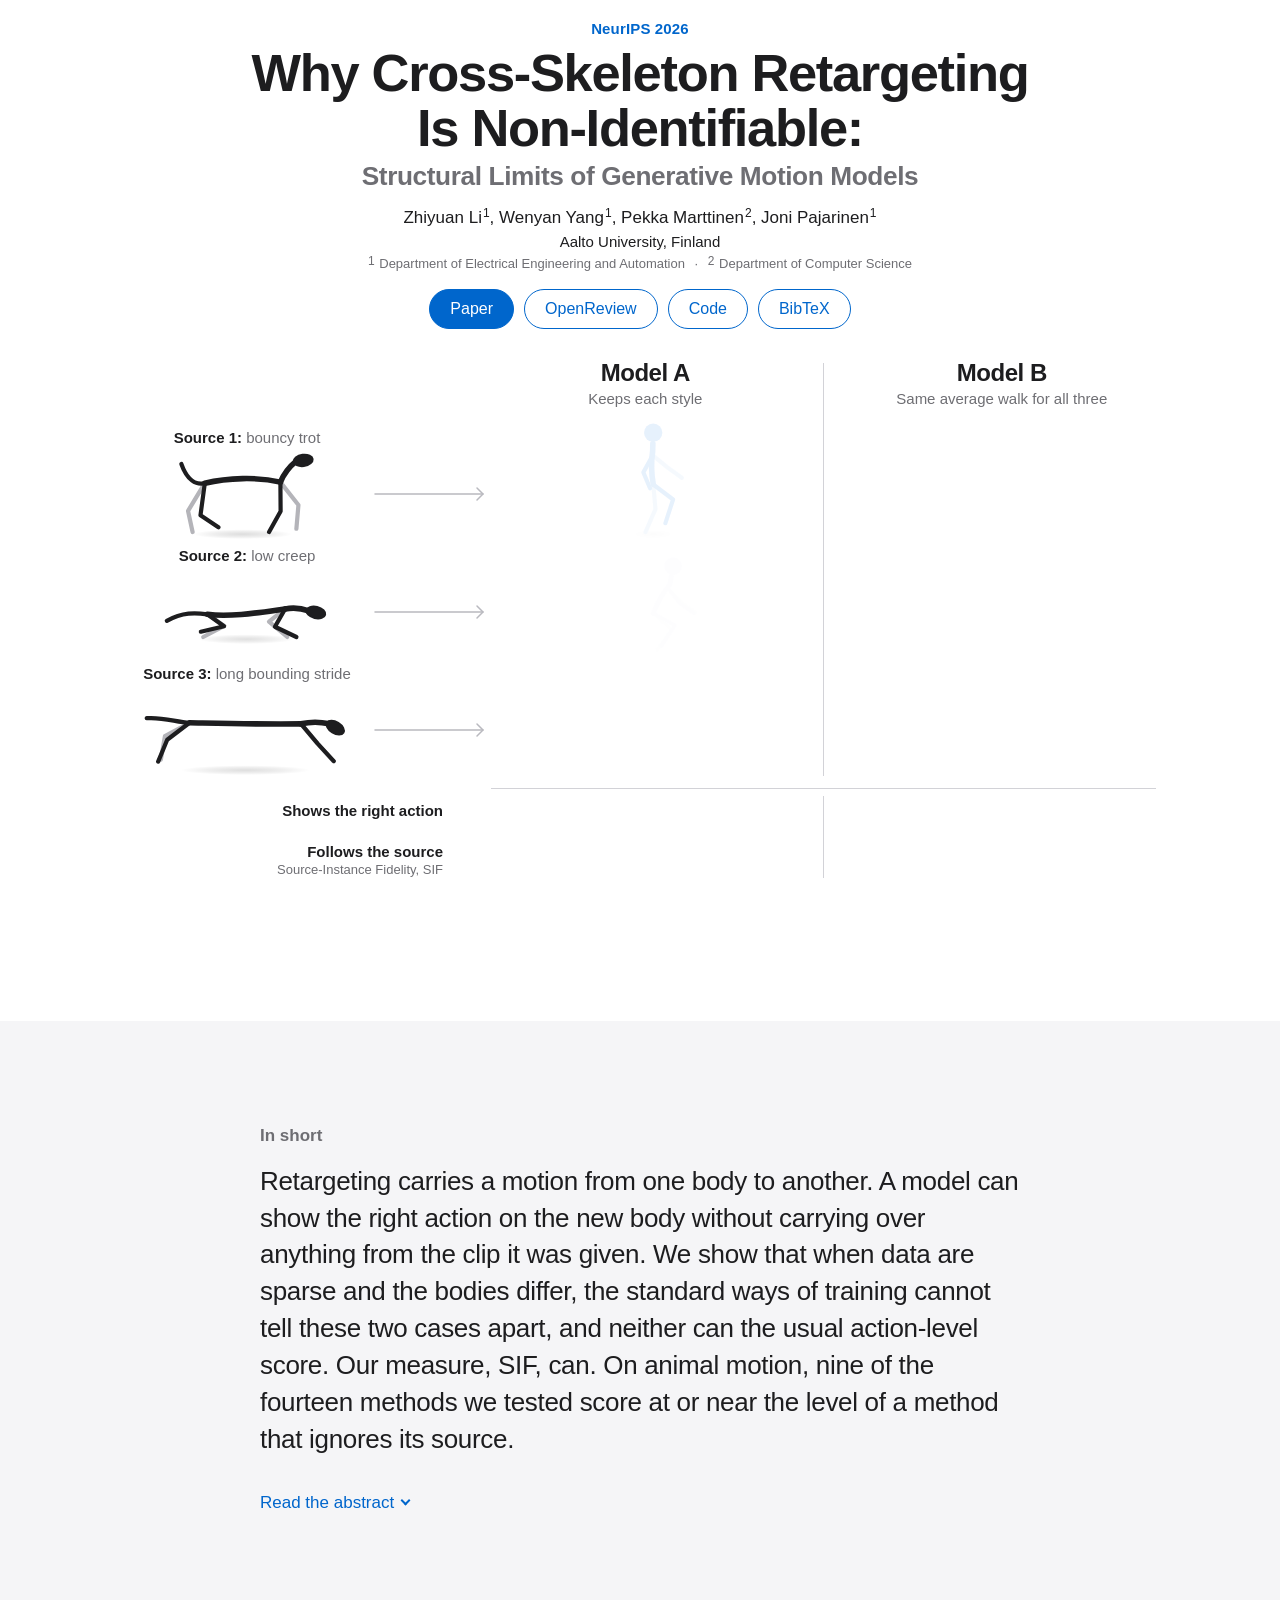
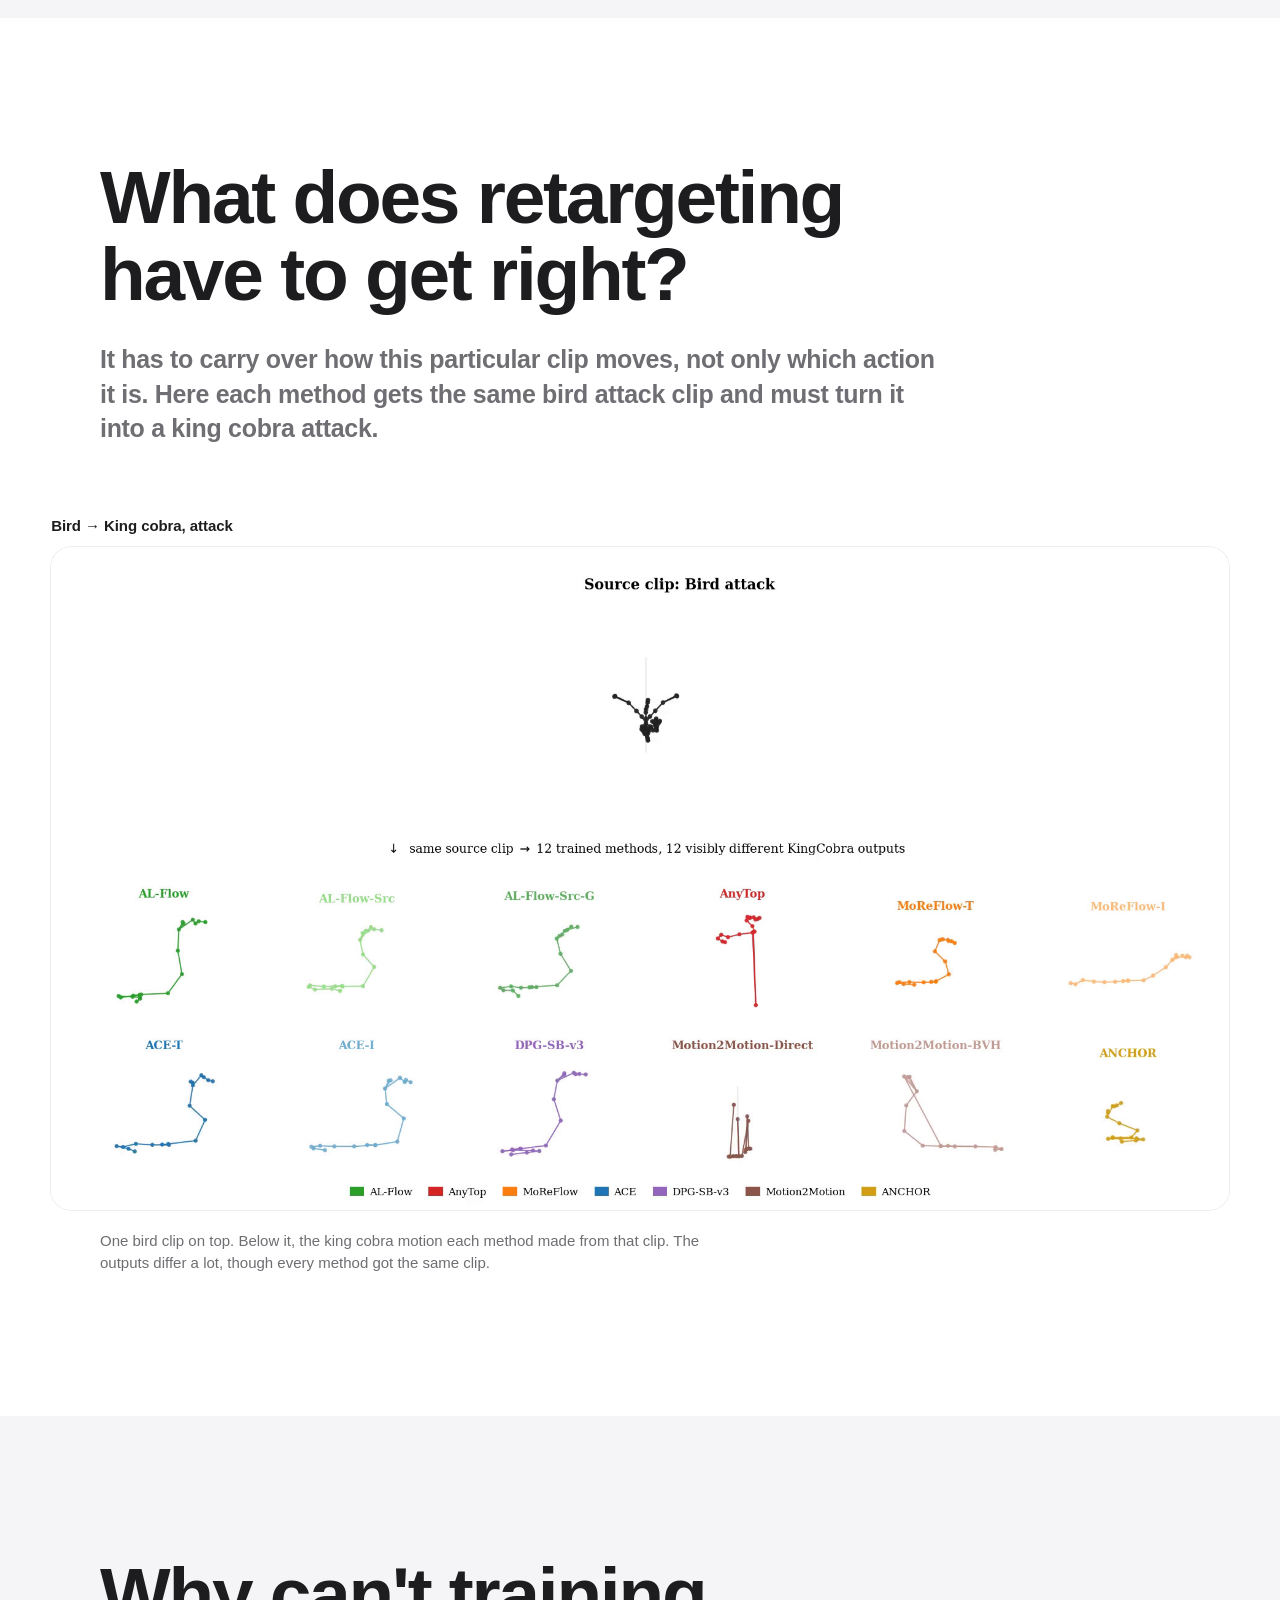
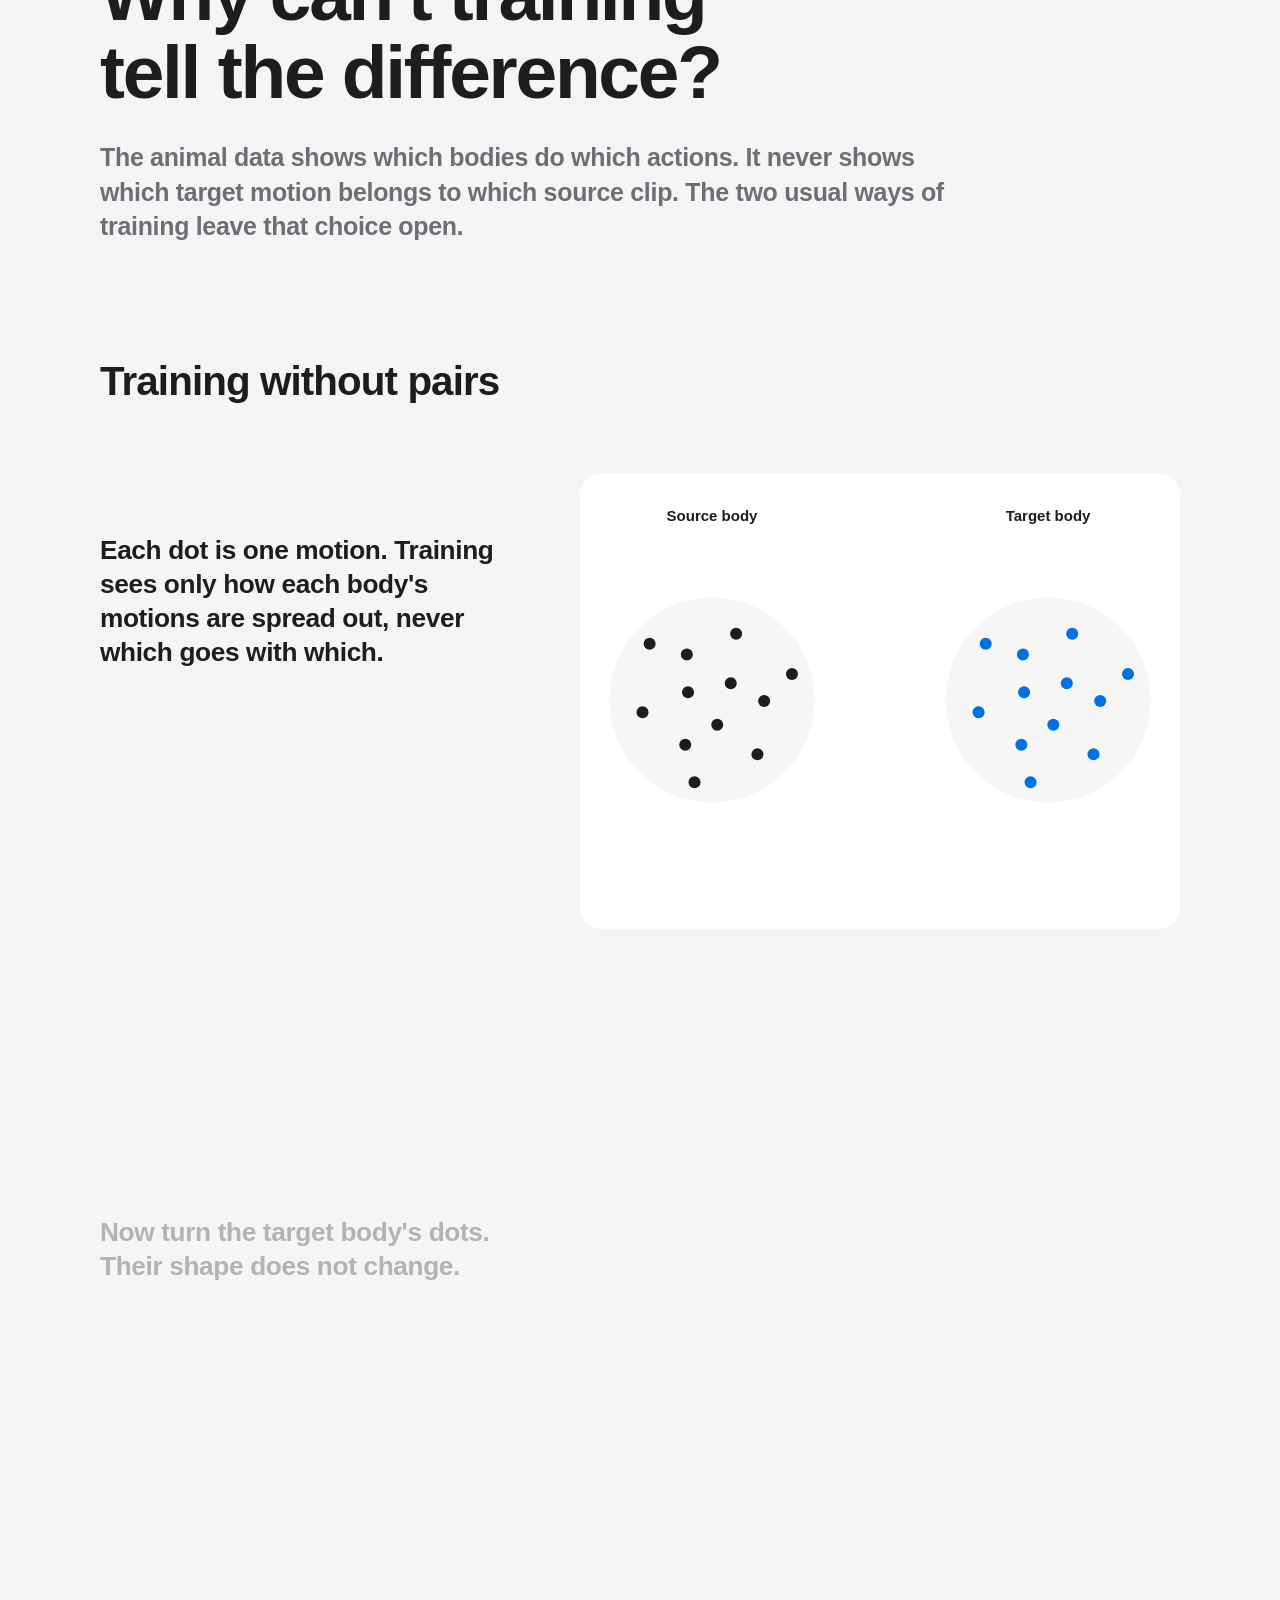
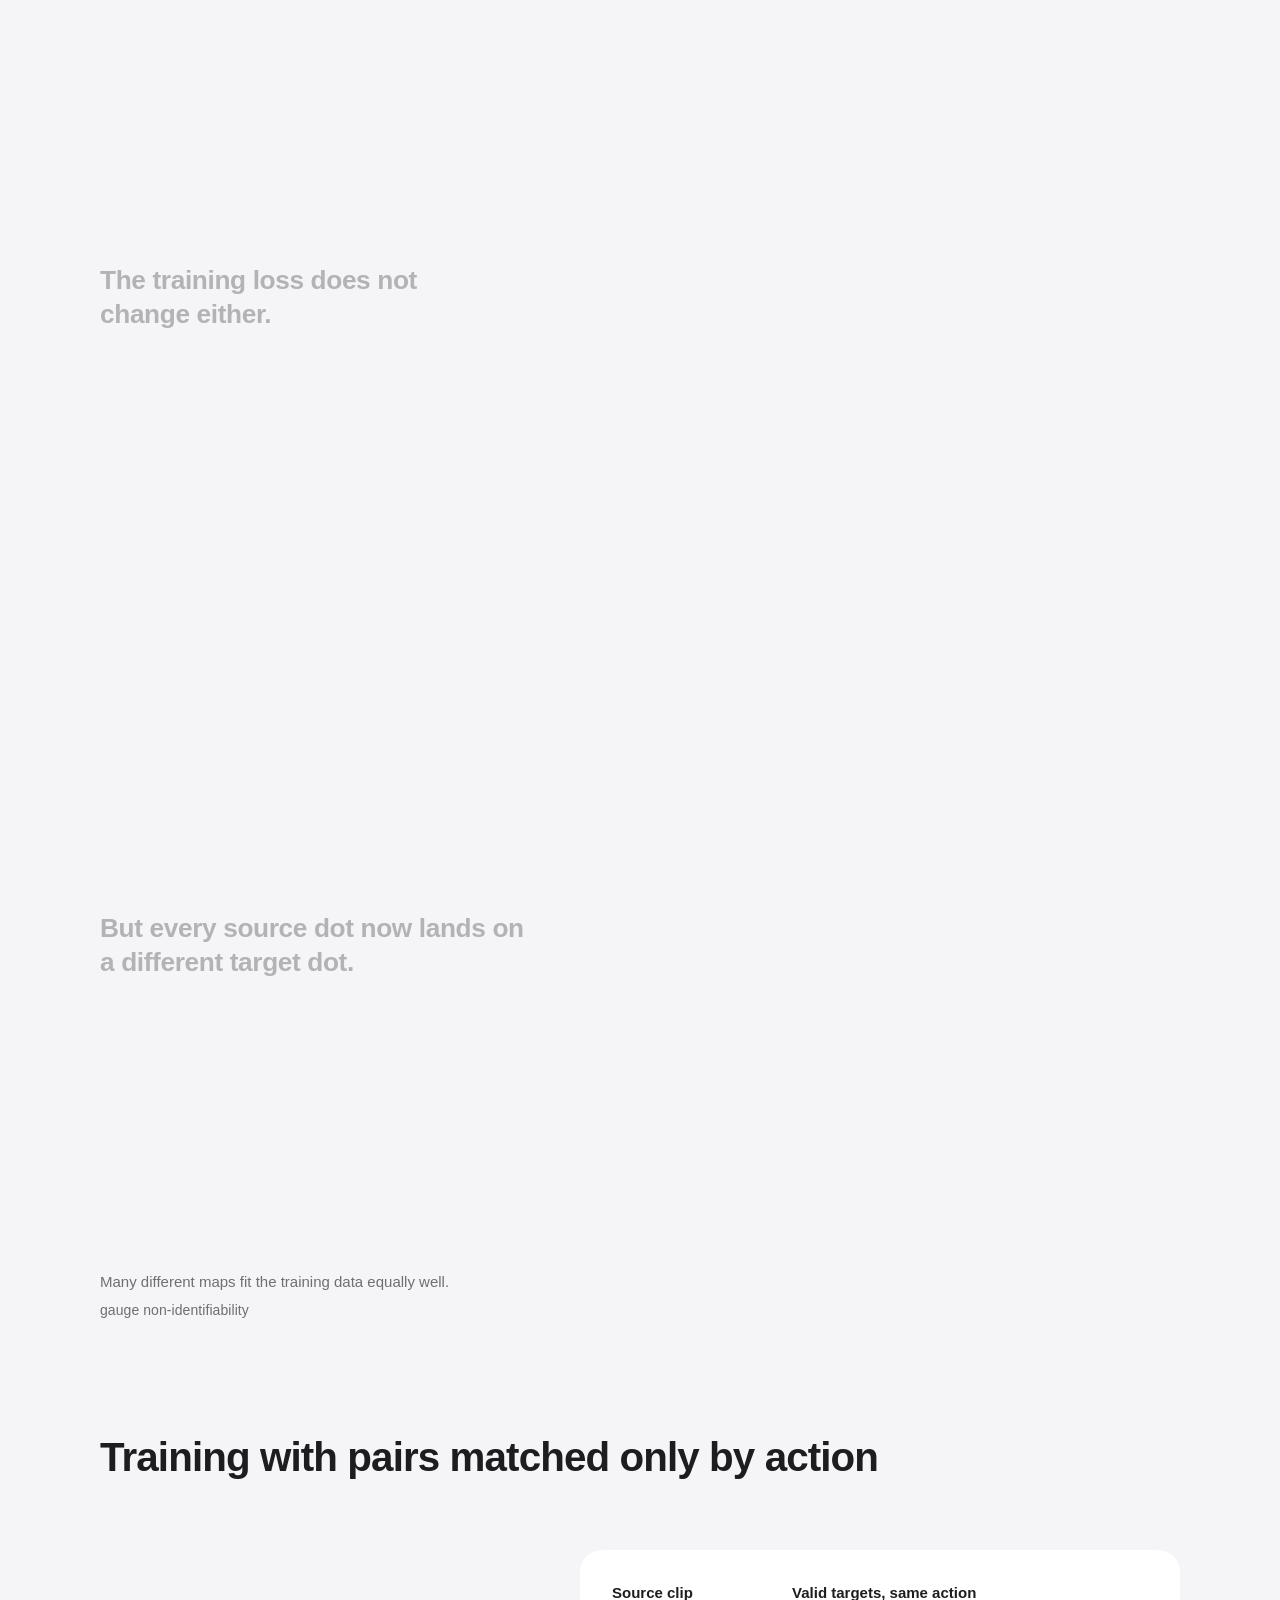
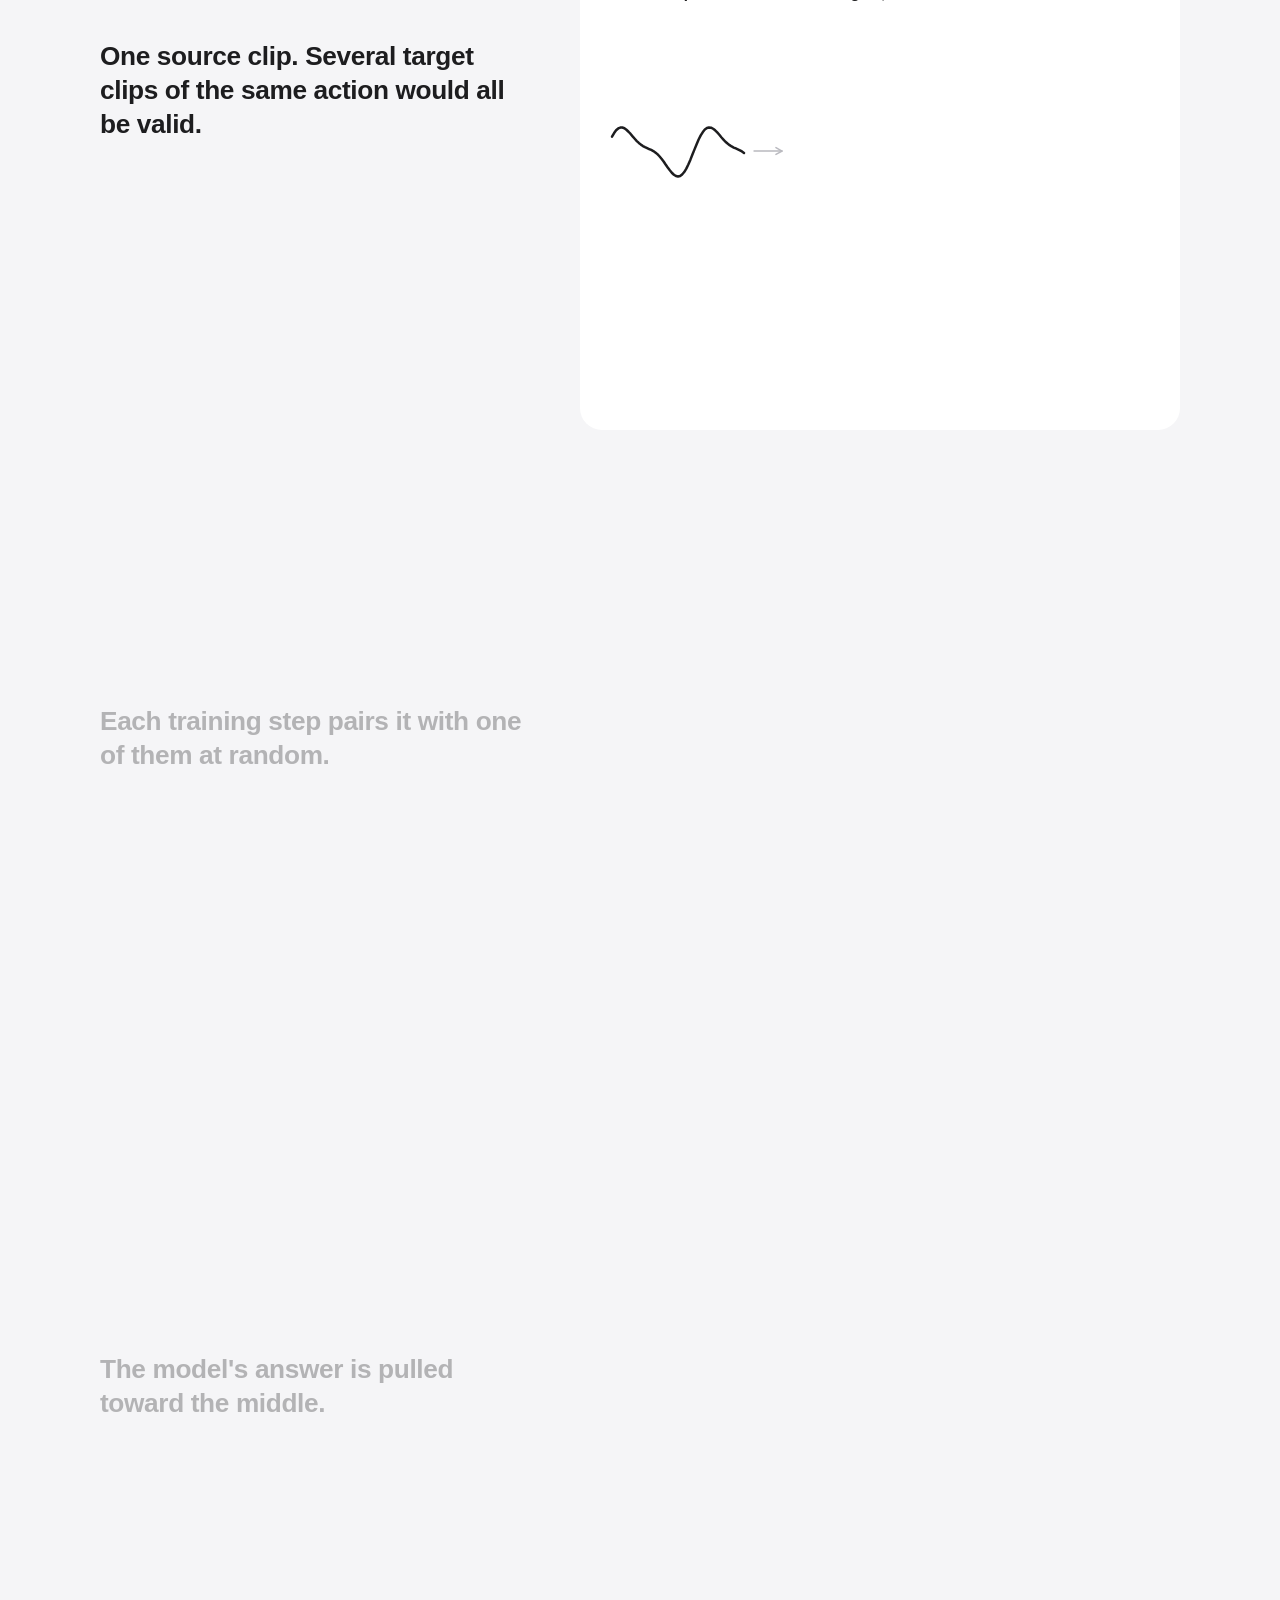
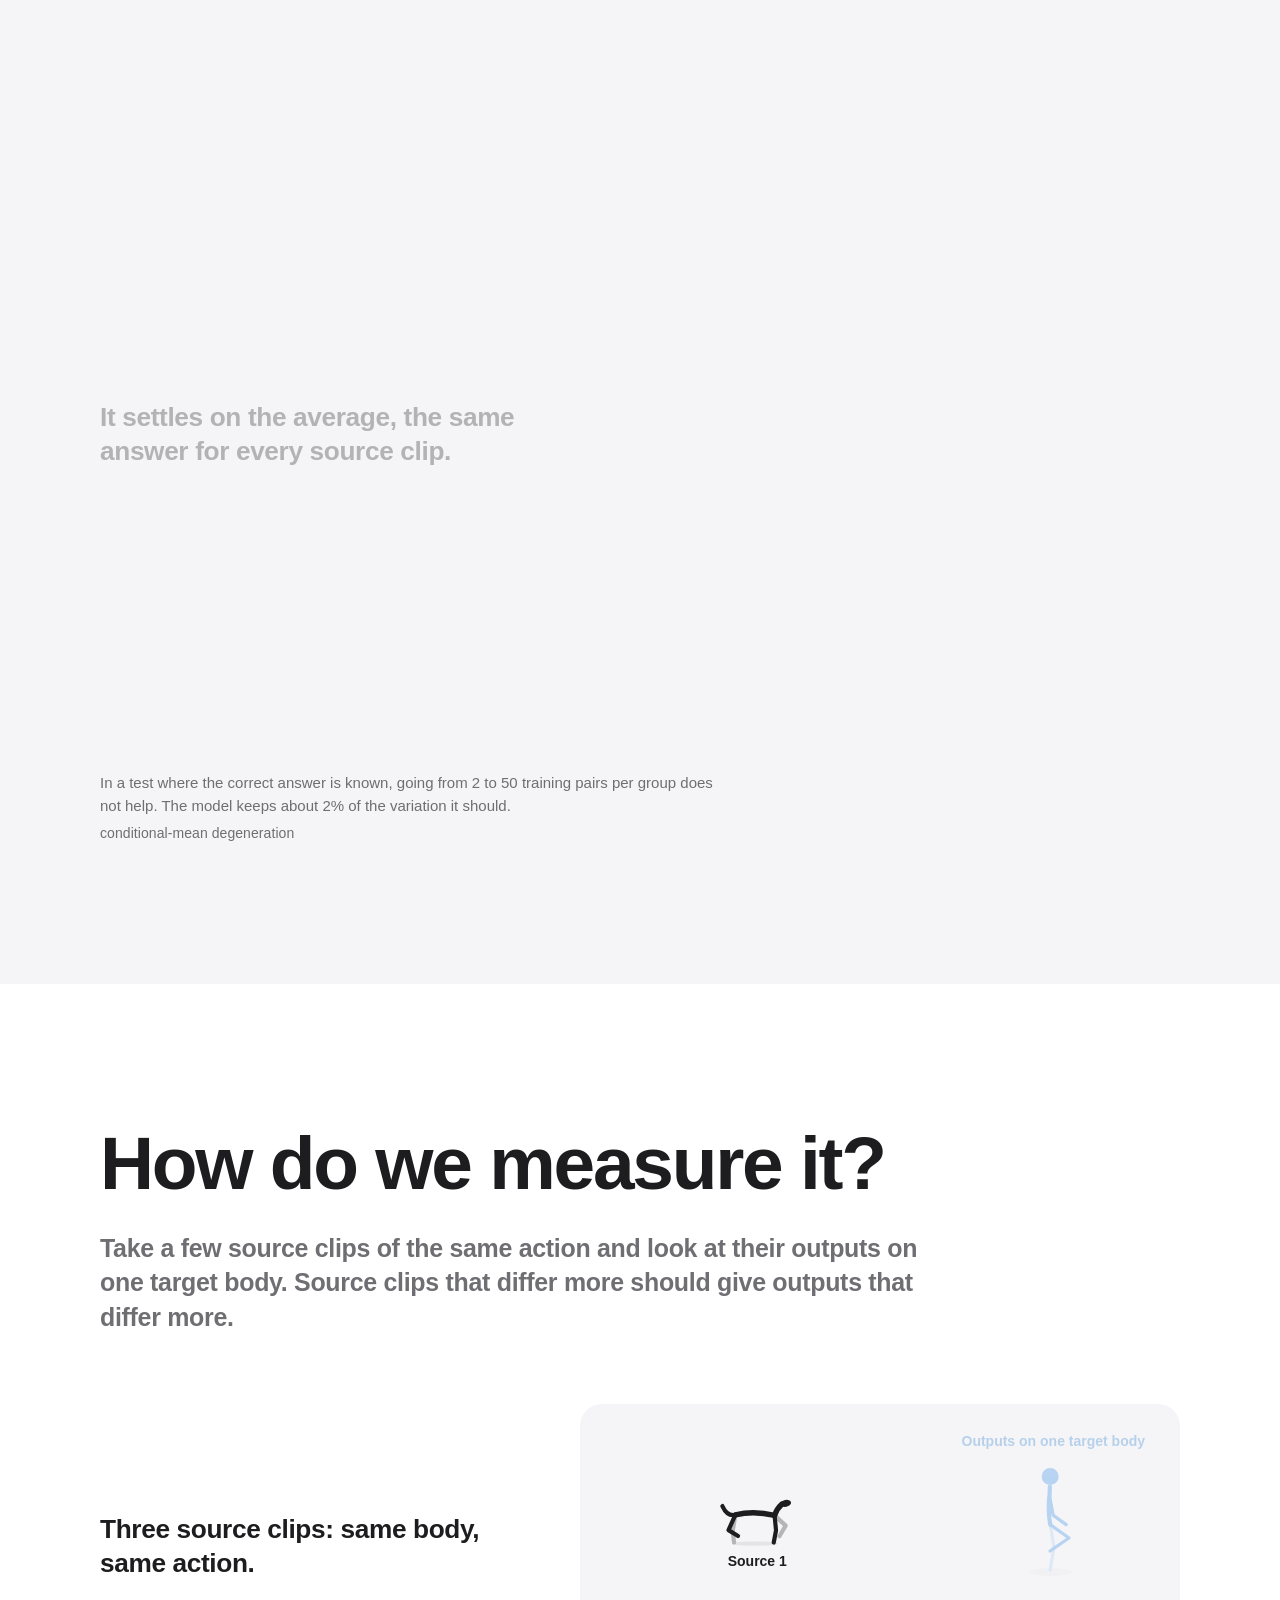
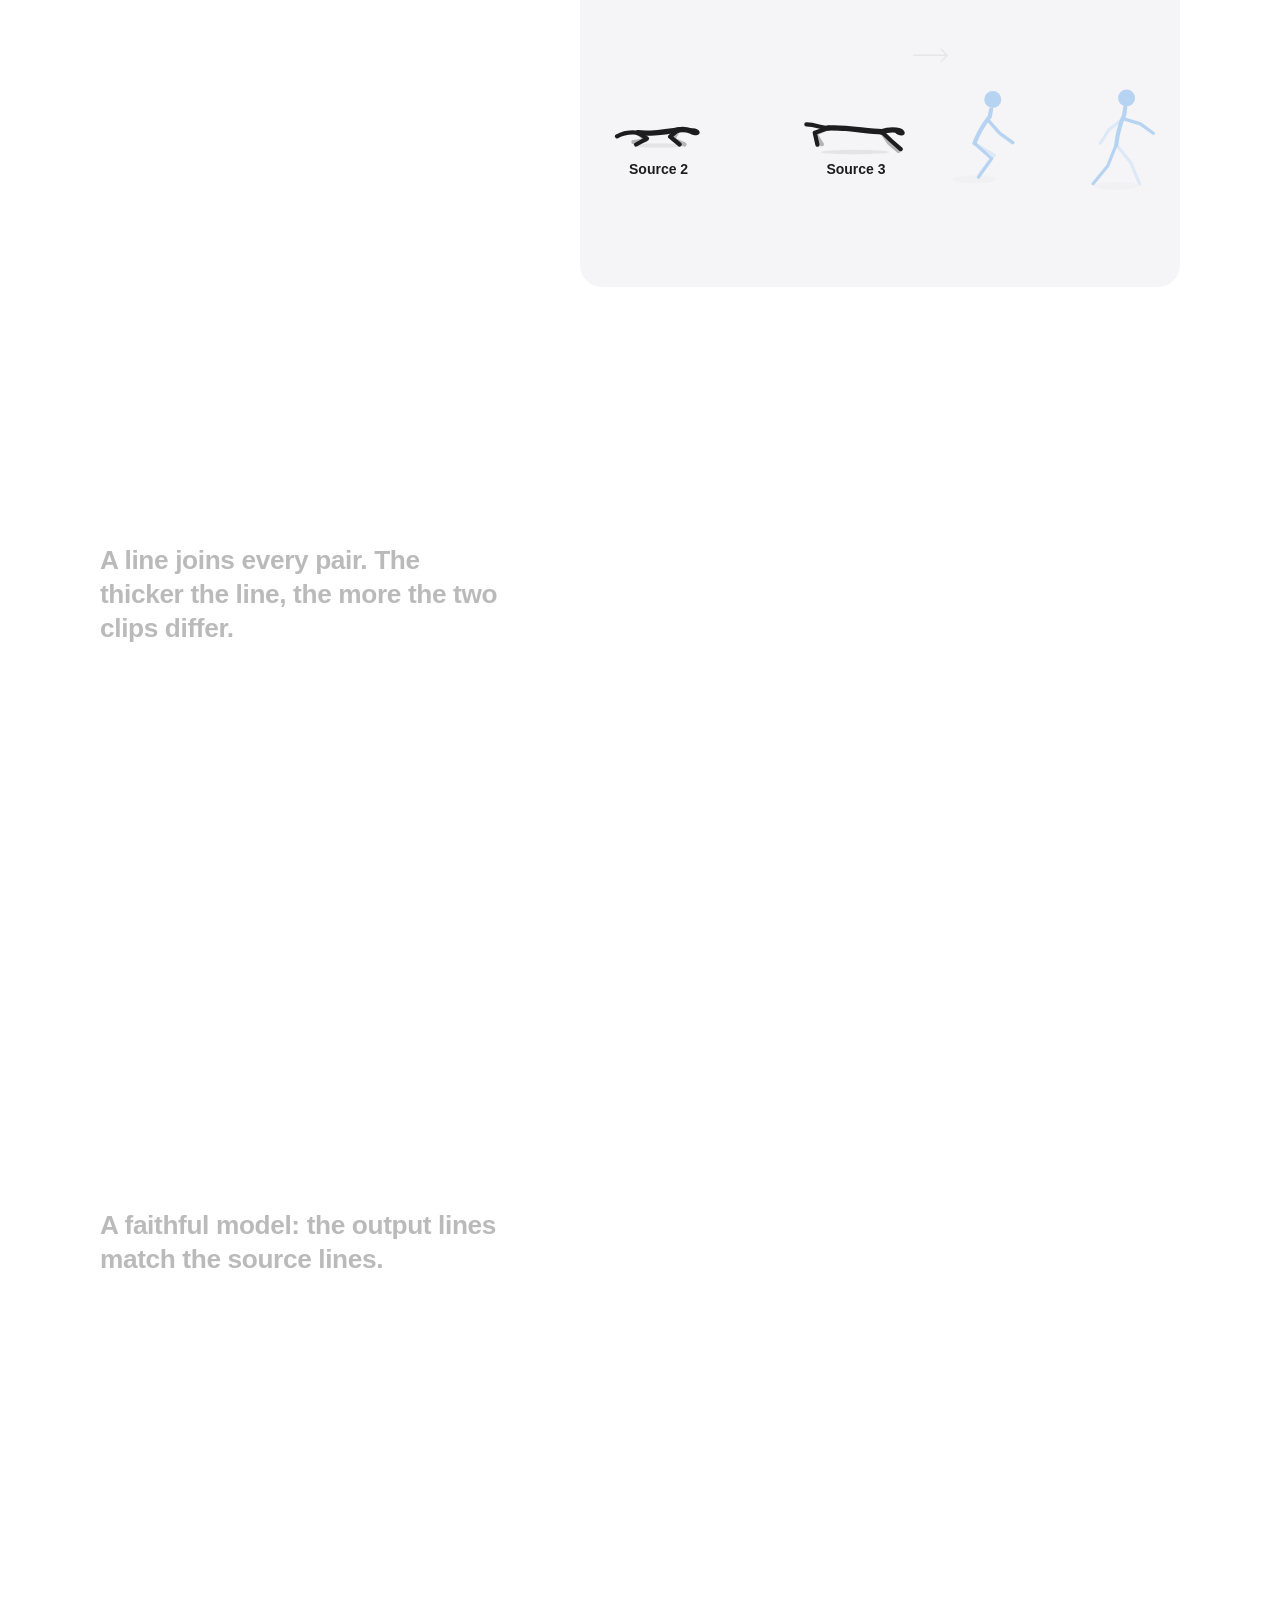
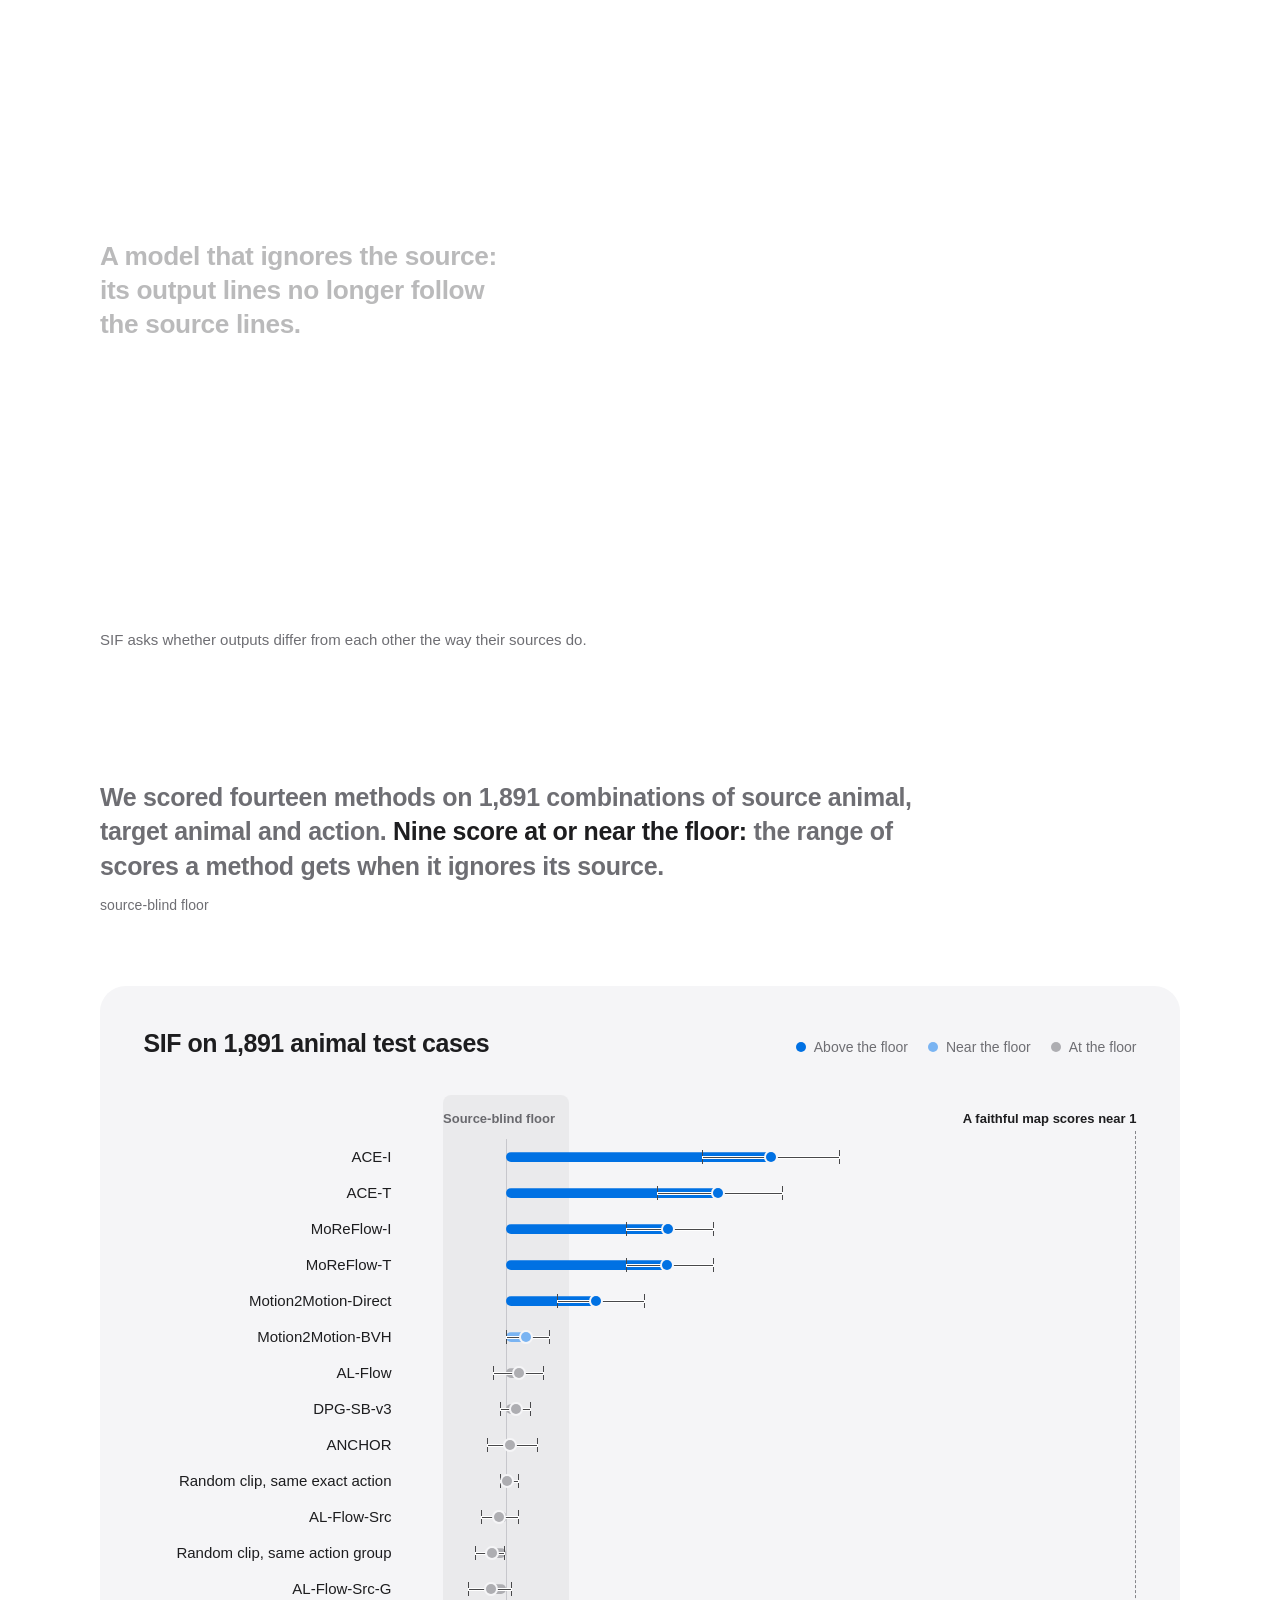
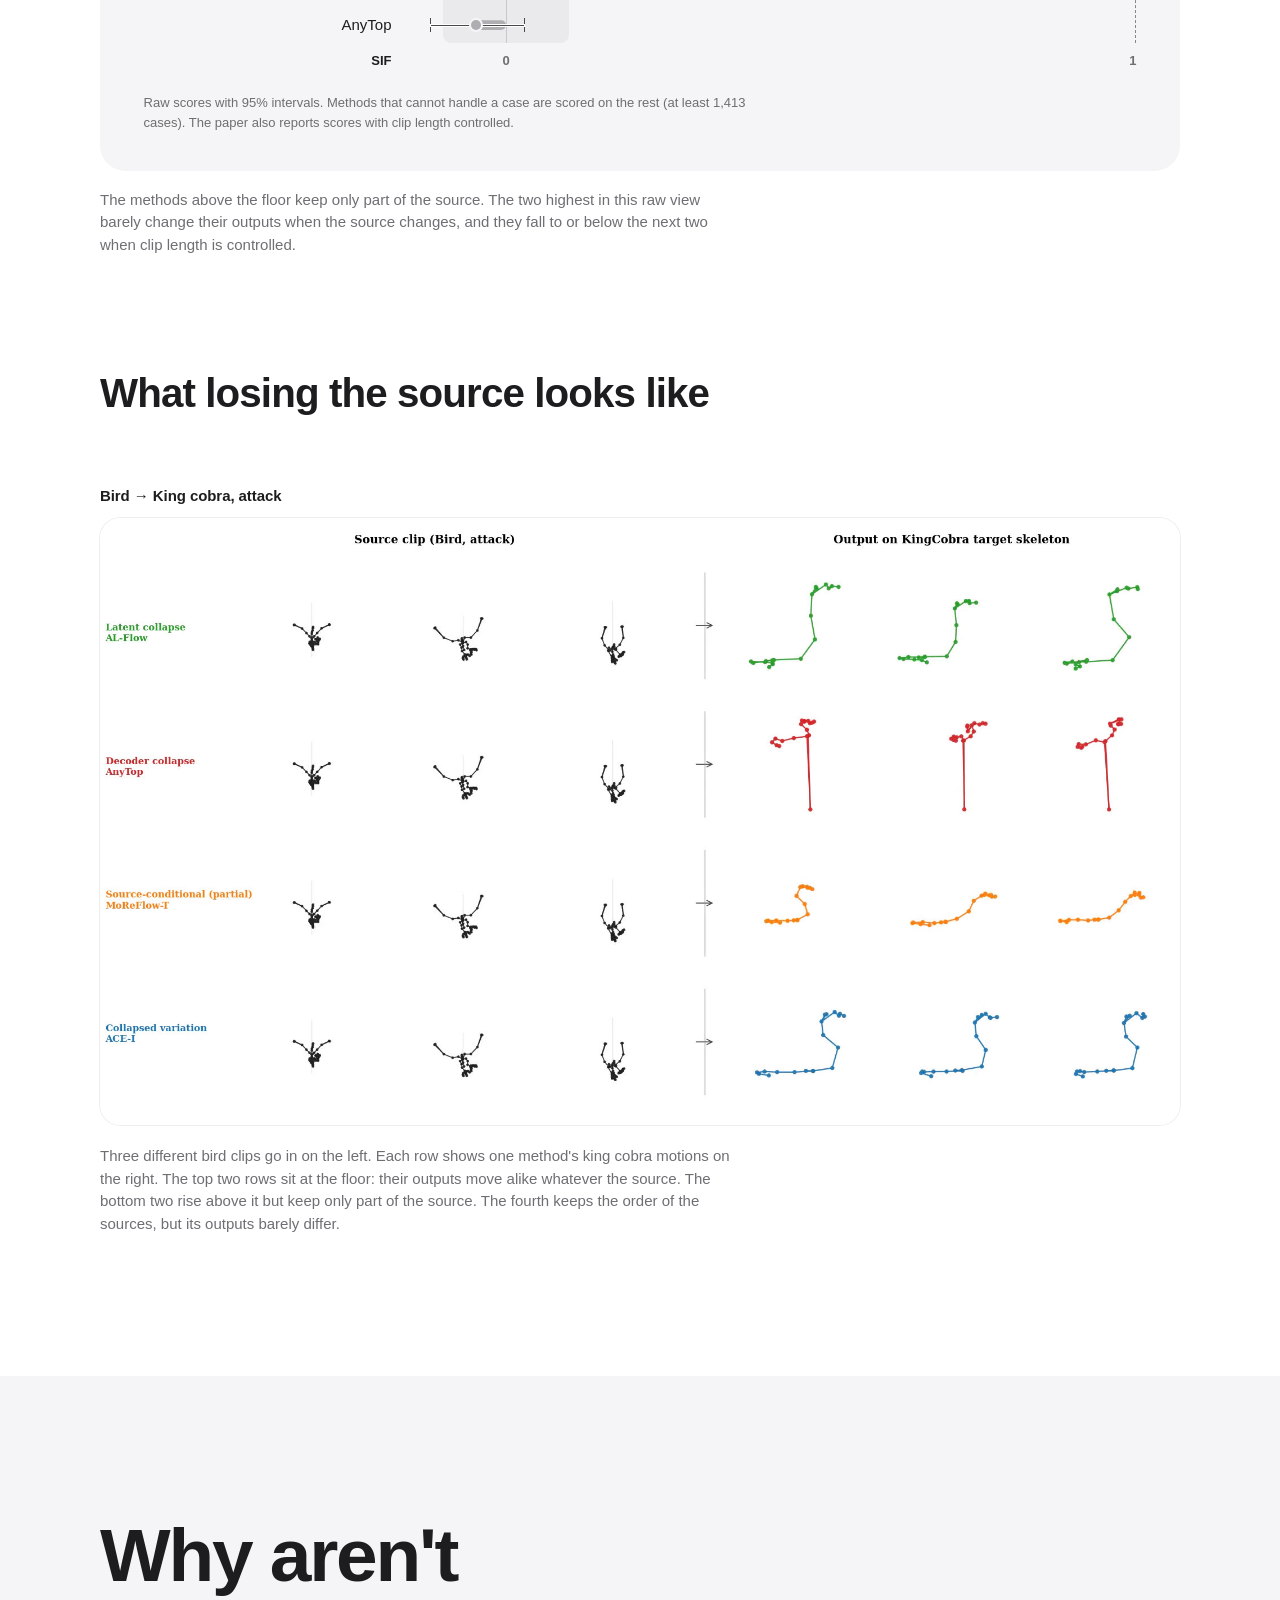
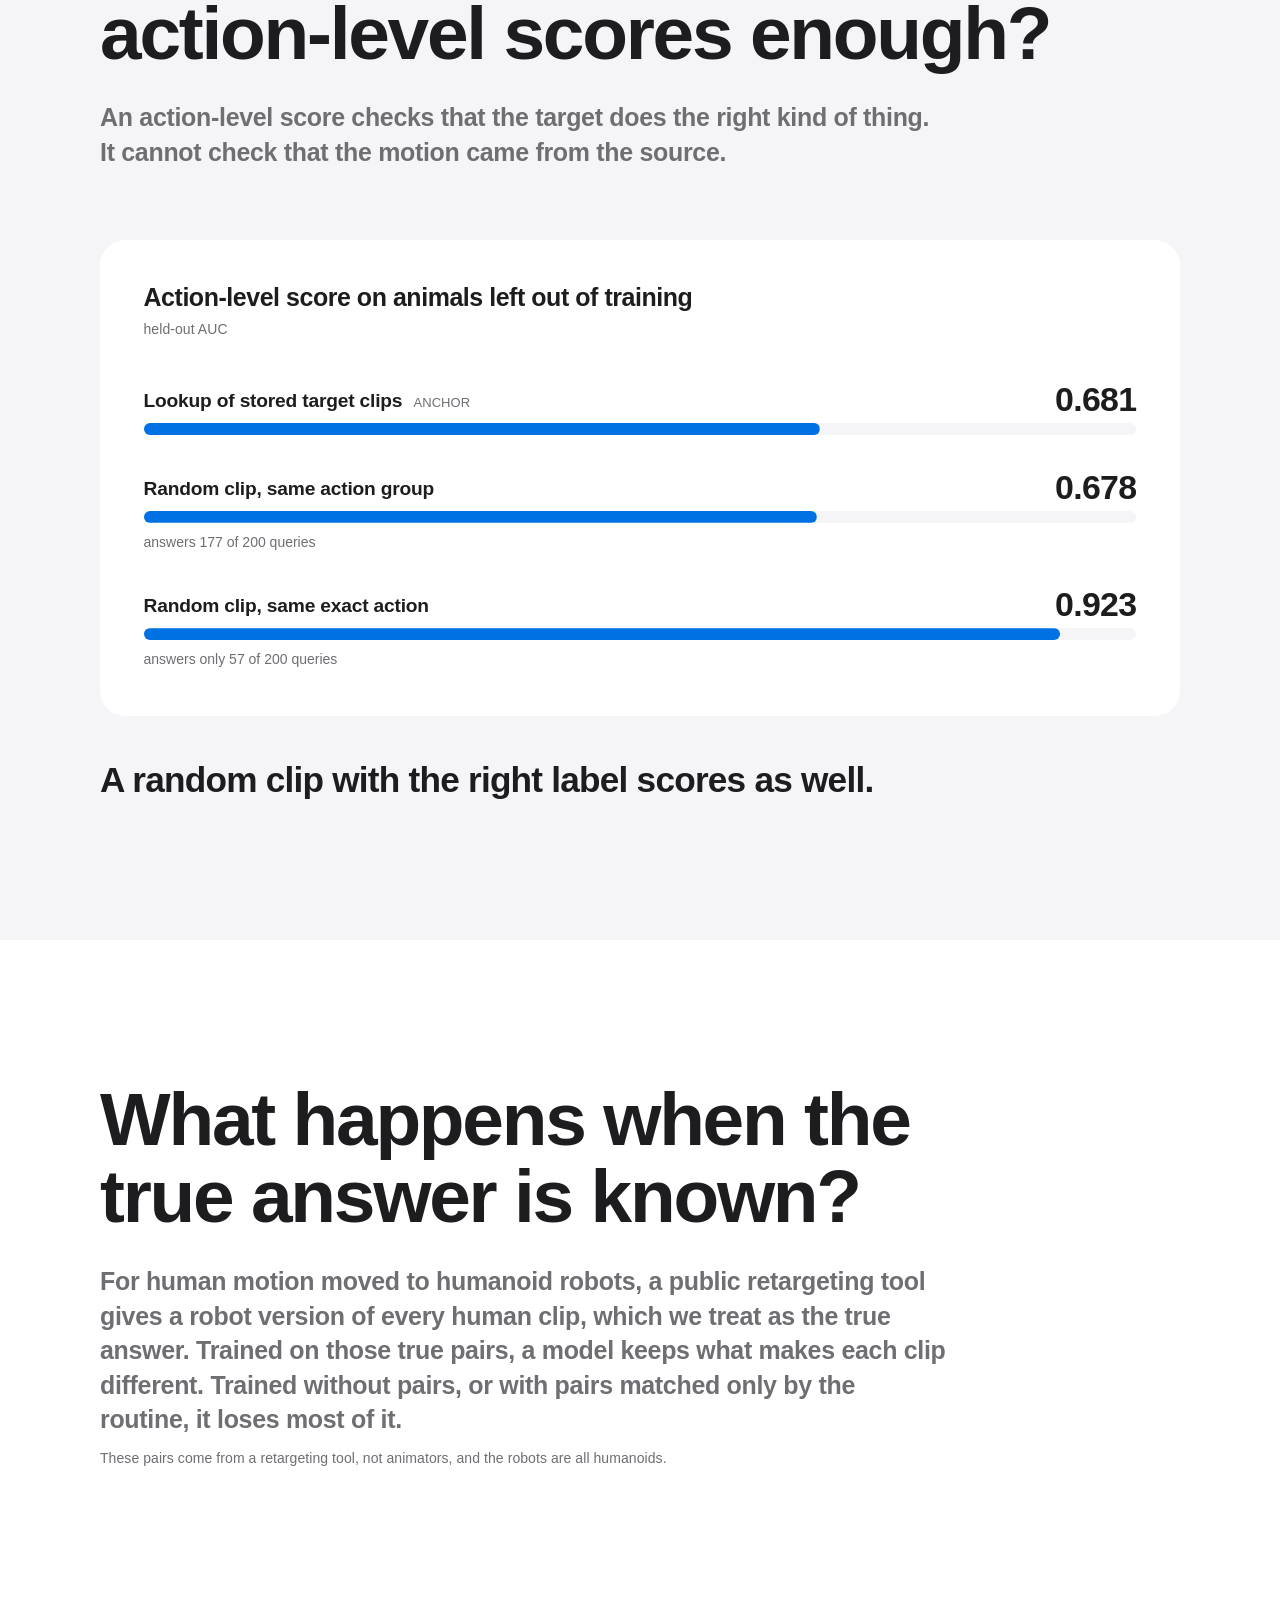
<file: index.html>
<!doctype html>
<html lang="en">
<head>
  <meta charset="utf-8">
  <meta name="viewport" content="width=device-width, initial-scale=1">
  <title>Cross-Skeleton Retargeting · NeurIPS 2026</title>
  <meta name="description" content="A model can show the right action without carrying over the source motion. With sparse data, standard training and standard scores cannot tell. SIF can.">
  <meta property="og:title" content="Cross-Skeleton Retargeting · NeurIPS 2026">
  <meta property="og:description" content="A model can show the right action without carrying over the source motion. With sparse data, standard training and standard scores cannot tell. SIF can.">
  <meta property="og:type" content="website">
  <meta property="og:url" content="https://cross-skeleton-retargeting.netlify.app/">
  <meta property="og:image" content="https://cross-skeleton-retargeting.netlify.app/assets/social.png">
  <meta property="og:image:width" content="1200">
  <meta property="og:image:height" content="630">
  <meta property="og:image:alt" content="Cross-Skeleton Retargeting · NeurIPS 2026">
  <meta name="twitter:card" content="summary_large_image">
  <meta name="twitter:title" content="Cross-Skeleton Retargeting · NeurIPS 2026">
  <meta name="twitter:description" content="A model can show the right action without carrying over the source motion. With sparse data, standard training and standard scores cannot tell. SIF can.">
  <meta name="twitter:image" content="https://cross-skeleton-retargeting.netlify.app/assets/social.png">
  <meta name="twitter:image:alt" content="Cross-Skeleton Retargeting · NeurIPS 2026">
  <meta name="theme-color" content="#ffffff">
  <link rel="icon" href="assets/favicon.svg" type="image/svg+xml">
  <link rel="stylesheet" href="assets/css/site.css">
  <link rel="stylesheet" href="assets/css/training.css">
  <link rel="stylesheet" href="assets/css/scores.css">
  <link rel="stylesheet" href="assets/css/media.css">
</head>
<body>
  <nav class="topbar" id="topbar" aria-label="Page">
    <div class="topbar-inner">
      <a class="topbar-title" href="#top">Cross-Skeleton Retargeting</a>
      <div class="topbar-links">
        <a class="pill pill-small pill-primary" href="https://arxiv.org/abs/2609.37297" target="_blank" rel="noopener noreferrer">Paper</a>
        <a class="pill pill-small pill-secondary" href="https://github.com/LiZhYun/NeurIPS2026-Cross-Skeleton-Retargeting" target="_blank" rel="noopener noreferrer">Code</a>
      </div>
    </div>
    <div class="topbar-progress" id="topbar-progress" aria-hidden="true"></div>
  </nav>

  <main>
    <header class="masthead" id="top">
      <div class="wrap">
        <p class="venue">NeurIPS 2026</p>
        <h1 class="title">Why <span class="nowrap">Cross-Skeleton</span> Retargeting Is <span class="nowrap">Non-Identifiable:</span> <span class="title-rest">Structural Limits of Generative Motion Models</span></h1>
        <p class="authors">
          <a href="https://lizhyun.github.io/" target="_blank" rel="noopener noreferrer">Zhiyuan Li</a><sup>1</sup>,
          <a href="https://uenian33.github.io/" target="_blank" rel="noopener noreferrer">Wenyan Yang</a><sup>1</sup>,
          <a href="https://users.ics.aalto.fi/~pemartti/" target="_blank" rel="noopener noreferrer">Pekka Marttinen</a><sup>2</sup>,
          <a href="https://rl.aalto.fi/team/" target="_blank" rel="noopener noreferrer">Joni Pajarinen</a><sup>1</sup>
        </p>
        <p class="affiliation">Aalto University, Finland</p>
        <p class="departments"><span><sup>1</sup> Department of Electrical Engineering and Automation</span> <span class="dot" aria-hidden="true">·</span> <span><sup>2</sup> Department of Computer Science</span></p>
        <div class="buttons">
          <a class="pill pill-primary" href="https://arxiv.org/abs/2609.37297" target="_blank" rel="noopener noreferrer">Paper</a>
          <a class="pill pill-secondary" href="https://openreview.net/forum?id=4KPh2cXttv" target="_blank" rel="noopener noreferrer">OpenReview</a>
          <a class="pill pill-secondary" href="https://github.com/LiZhYun/NeurIPS2026-Cross-Skeleton-Retargeting" target="_blank" rel="noopener noreferrer">Code</a>
          <a class="pill pill-secondary" href="#cite">BibTeX</a>
        </div>
      </div>
    </header>

    <section class="hero" id="hero">
      <div class="hero-wrap">
        <svg class="hero-svg" id="hero-svg" viewBox="0 0 1152 724" role="img"
             aria-label="Animation. A four-legged stick creature walks in three styles: a bouncy trot, a low creep and a long bounding stride. Model A turns each one into a two-legged walk that keeps its style. Model B turns all three into the same average walk. Both models get the same score for showing the right action, but only Model A follows the source."></svg>
        <p class="hero-line" id="hero-line">The usual score can't tell these apart. <span class="accent-text">SIF can.</span></p>
      </div>
    </section>

    <section class="band band-alt" id="in-short">
      <div class="wrap wrap-text">
        <h2 class="eyebrow">In short</h2>
        <p class="lead">Retargeting carries a motion from one body to another. A model can show the right action on the new body without carrying over anything from the clip it was given. We show that when data are sparse and the bodies differ, the standard ways of training cannot tell these two cases apart, and neither can the usual action-level score. Our measure, SIF, can. On animal motion, nine of the fourteen methods we tested score at or near the level of a method that ignores its source.</p>
        <details class="fold">
          <summary>Read the abstract</summary>
          <p class="fold-body">Cross-skeleton motion generation trains generative models to carry action structure and motion intention from one body to another. Yet a target motion that shows the right action has two explanations that the training data cannot tell apart: the model transferred the source clip, or it recovered a typical motion for the requested action. We show that this ambiguity is structural rather than incidental: under standard generative objectives, the source-conditioned retargeting map is non-identifiable in sparse heterogeneous motion domains. Unpaired distribution matching yields <em>gauge non-identifiability</em>: the latent spaces of different skeletons can be transformed relative to one another without changing the training evidence, so different source-conditioned maps fit it equally well. Sparse paired supervision admits the complementary failure mode, <em>conditional-mean degeneration</em>: when clips are paired only by action, squared-error training converges to an average target motion that ignores the source clip. To make the missing evidence observable, we introduce <em>Source-Instance Fidelity</em> (SIF), a diagnostic that tests whether outputs differ from one another the way their source clips do, with the target skeleton and action held fixed. Under this diagnostic, methods that succeed at the standard action-level test on animal motion data often sit at the <em>source-blind floor</em>, while the methods that rise above it retain only a partial relational signal. Retargeting therefore needs objectives and evaluations that can identify the source-conditioned map it claims to learn. Project page: <a href="https://cross-skeleton-retargeting.netlify.app/" target="_blank" rel="noopener noreferrer">https://cross-skeleton-retargeting.netlify.app/</a>.</p>
        </details>
      </div>
    </section>

    <section class="chapter" id="problem">
      <div class="wrap">
        <h2 class="chapter-title">What does retargeting have to get right?</h2>
        <p class="chapter-lead">It has to carry over how this particular clip moves, not only which action it is. Here each method gets the same bird attack clip and must turn it into a king cobra attack.</p>
      </div>
      <div class="mx-wide chapter-body">
        <p class="video-label" id="problem-label">Bird → King cobra, attack</p>
        <div class="media-frame mx-frame" style="--ratio: 16 / 9">
          <video data-src="assets/videos/animals/main_panorama.mp4" poster="assets/videos/animals/main_panorama.jpg" data-enlarge
                 aria-labelledby="problem-label" muted loop playsinline preload="none"></video>
        </div>
        <p class="caption">One bird clip on top. Below it, the king cobra motion each method made from that clip. The outputs differ a lot, though every method got the same clip.</p>
      </div>
    </section>
    <section class="chapter chapter-alt" id="training">
      <div class="wrap">
        <h2 class="chapter-title">Why can't training tell the difference?</h2>
        <p class="chapter-lead">The animal data shows which bodies do which actions. It never shows which target motion belongs to which source clip. The two usual ways of training leave that choice open.</p>

        <h3 class="chapter-sub tr-sub">Training without pairs</h3>
        <div class="chapter-body">
          <div class="steps" id="training-unpaired">
            <div class="steps-visual"><div class="steps-sticky"><div class="steps-stage"></div></div></div>
            <div class="steps-beats">
              <div class="step"><p class="step-text">Each dot is one motion. Training sees only how each body's motions are spread out, never which goes with which.</p></div>
              <div class="step"><p class="step-text">Now turn the target body's dots. Their shape does not change.</p></div>
              <div class="step"><p class="step-text">The training loss does not change either.</p></div>
              <div class="step"><p class="step-text">But every source dot now lands on a different target dot.</p></div>
            </div>
          </div>
          <p class="caption">Many different maps fit the training data equally well.</p>
          <p class="term">gauge non-identifiability</p>
        </div>

        <h3 class="chapter-sub tr-sub">Training with pairs matched only by action</h3>
        <div class="chapter-body">
          <div class="steps" id="training-paired">
            <div class="steps-visual"><div class="steps-sticky"><div class="steps-stage"></div></div></div>
            <div class="steps-beats">
              <div class="step"><p class="step-text">One source clip. Several target clips of the same action would all be valid.</p></div>
              <div class="step"><p class="step-text">Each training step pairs it with one of them at random.</p></div>
              <div class="step"><p class="step-text">The model's answer is pulled toward the middle.</p></div>
              <div class="step"><p class="step-text">It settles on the average, the same answer for every source clip.</p></div>
            </div>
          </div>
          <p class="caption">In a test where the correct answer is known, going from 2 to 50 training pairs per group does not help. The model keeps about 2% of the variation it should.</p>
          <p class="term">conditional-mean degeneration</p>
        </div>
      </div>
    </section>
    <section class="chapter" id="sif">
      <div class="wrap">
        <h2 class="chapter-title">How do we measure it?</h2>
        <p class="chapter-lead">Take a few source clips of the same action and look at their outputs on one target body. Source clips that differ more should give outputs that differ more.</p>

        <div class="chapter-body">
          <!-- The picture is drawn by scores.js; the beat texts carry the explanation. -->
          <div class="steps sx-steps" id="sif-steps">
            <div class="steps-visual"><div class="steps-sticky"><div class="steps-stage sx-stage"></div></div></div>
            <div class="steps-beats">
              <div class="step"><p class="step-text">Three source clips: same body, same action.</p></div>
              <div class="step"><p class="step-text">A line joins every pair. The thicker the line, the more the two clips differ.</p></div>
              <div class="step"><p class="step-text">A faithful model: the output lines match the source lines.</p></div>
              <div class="step"><p class="step-text">A model that ignores the source: its output lines no longer follow the source lines.</p></div>
            </div>
          </div>
          <p class="caption">SIF asks whether outputs differ from each other the way their sources do.</p>
        </div>

        <p class="chapter-lead sx-results-lead">We scored fourteen methods on 1,891 combinations of source animal, target animal and action. <strong>Nine score at or near the floor:</strong> the range of scores a method gets when it ignores its source.</p>
        <p class="term">source-blind floor</p>

        <div class="chapter-body">
          <figure class="sx-card">
            <figcaption class="sx-card-head">
              <h3 class="sx-chart-title">SIF on 1,891 animal test cases</h3>
              <ul class="sx-legend">
                <li><span class="sx-swatch sx-above"></span>Above the floor</li>
                <li><span class="sx-swatch sx-near"></span>Near the floor</li>
                <li><span class="sx-swatch sx-at"></span>At the floor</li>
              </ul>
            </figcaption>

            <!-- Scale: -0.15 on the left edge of the plot to 1 on the right edge; x% = (value + 0.15) / 1.15.
                 Bars use the three-place raw SIF from tab_sif_main_1891; intervals use the rounded bounds shown in the tap text. -->
            <div class="sx-chart" data-bars>
              <div class="sx-head" aria-hidden="true">
                <span class="sx-head-floor">Source-blind floor</span>
                <span class="sx-head-top">A faithful map scores near 1</span>
              </div>
              <div class="sx-plotbg" aria-hidden="true">
                <div class="sx-band"></div>
                <div class="sx-zero"></div>
                <div class="sx-one"></div>
              </div>

              <div class="sx-rows">
                <button type="button" class="sx-row sx-above" style="--i: 0" data-tip="SIF +0.42 [+0.31, +0.53]"><span class="sx-name">ACE-I</span><span class="sx-plot"><span class="bar-fill" style="left: 13.043%; width: 36.522%"></span><span class="sx-ci bar-after" style="left: 40%; width: 19.13%"></span><span class="sx-dot bar-after" style="left: 49.565%"></span></span></button>
                <button type="button" class="sx-row sx-above" style="--i: 0.5" data-tip="SIF +0.34 [+0.24, +0.44]"><span class="sx-name">ACE-T</span><span class="sx-plot"><span class="bar-fill" style="left: 13.043%; width: 29.217%"></span><span class="sx-ci bar-after" style="left: 33.913%; width: 17.391%"></span><span class="sx-dot bar-after" style="left: 42.261%"></span></span></button>
                <button type="button" class="sx-row sx-above" style="--i: 1" data-tip="SIF +0.26 [+0.19, +0.33]"><span class="sx-name">MoReFlow-I</span><span class="sx-plot"><span class="bar-fill" style="left: 13.043%; width: 22.348%"></span><span class="sx-ci bar-after" style="left: 29.565%; width: 12.174%"></span><span class="sx-dot bar-after" style="left: 35.391%"></span></span></button>
                <button type="button" class="sx-row sx-above" style="--i: 1.5" data-tip="SIF +0.26 [+0.19, +0.33]"><span class="sx-name">MoReFlow-T</span><span class="sx-plot"><span class="bar-fill" style="left: 13.043%; width: 22.174%"></span><span class="sx-ci bar-after" style="left: 29.565%; width: 12.174%"></span><span class="sx-dot bar-after" style="left: 35.217%"></span></span></button>
                <button type="button" class="sx-row sx-above" style="--i: 2" data-tip="SIF +0.14 [+0.08, +0.22]"><span class="sx-name">Motion2Motion-Direct</span><span class="sx-plot"><span class="bar-fill" style="left: 13.043%; width: 12.435%"></span><span class="sx-ci bar-after" style="left: 20%; width: 12.174%"></span><span class="sx-dot bar-after" style="left: 25.478%"></span></span></button>
                <button type="button" class="sx-row sx-near" style="--i: 2.5" data-tip="SIF +0.03 [0.00, +0.07], 1,872 cases"><span class="sx-name">Motion2Motion-BVH</span><span class="sx-plot"><span class="bar-fill" style="left: 13.043%; width: 2.783%"></span><span class="sx-ci bar-after" style="left: 13.043%; width: 6.087%"></span><span class="sx-dot bar-after" style="left: 15.826%"></span></span></button>
                <button type="button" class="sx-row sx-at" style="--i: 3" data-tip="SIF +0.02 [&minus;0.02, +0.06], 1,683 cases"><span class="sx-name">AL-Flow</span><span class="sx-plot"><span class="bar-fill" style="left: 13.043%; width: 1.739%"></span><span class="sx-ci bar-after" style="left: 11.304%; width: 6.957%"></span><span class="sx-dot bar-after" style="left: 14.783%"></span></span></button>
                <button type="button" class="sx-row sx-at" style="--i: 3.5" data-tip="SIF +0.02 [&minus;0.01, +0.04]"><span class="sx-name">DPG-SB-v3</span><span class="sx-plot"><span class="bar-fill" style="left: 13.043%; width: 1.391%"></span><span class="sx-ci bar-after" style="left: 12.174%; width: 4.348%"></span><span class="sx-dot bar-after" style="left: 14.435%"></span></span></button>
                <button type="button" class="sx-row sx-at" style="--i: 4" data-tip="SIF +0.01 [&minus;0.03, +0.05]"><span class="sx-name">ANCHOR</span><span class="sx-plot"><span class="bar-fill" style="left: 13.043%; width: 0.522%"></span><span class="sx-ci bar-after" style="left: 10.435%; width: 6.957%"></span><span class="sx-dot bar-after" style="left: 13.565%"></span></span></button>
                <button type="button" class="sx-row sx-at" style="--i: 4.5" data-tip="SIF +0.00 [&minus;0.01, +0.02], 1,864 cases"><span class="sx-name">Random clip, same exact action</span><span class="sx-plot"><span class="bar-fill" style="left: 13.043%; width: 0.174%"></span><span class="sx-ci bar-after" style="left: 12.174%; width: 2.609%"></span><span class="sx-dot bar-after" style="left: 13.217%"></span></span></button>
                <button type="button" class="sx-row sx-at" style="--i: 5" data-tip="SIF &minus;0.01 [&minus;0.04, +0.02], 1,413 cases"><span class="sx-name">AL-Flow-Src</span><span class="sx-plot"><span class="bar-fill grows-left" style="left: 12%; width: 1.043%"></span><span class="sx-ci bar-after" style="left: 9.565%; width: 5.217%"></span><span class="sx-dot bar-after" style="left: 12%"></span></span></button>
                <button type="button" class="sx-row sx-at" style="--i: 5.5" data-tip="SIF &minus;0.02 [&minus;0.05, &minus;0.002], 1,883 cases"><span class="sx-name">Random clip, same action group</span><span class="sx-plot"><span class="bar-fill grows-left" style="left: 11.043%; width: 2%"></span><span class="sx-ci bar-after" style="left: 8.696%; width: 4.174%"></span><span class="sx-dot bar-after" style="left: 11.043%"></span></span></button>
                <button type="button" class="sx-row sx-at" style="--i: 6" data-tip="SIF &minus;0.02 [&minus;0.06, +0.01]"><span class="sx-name">AL-Flow-Src-G</span><span class="sx-plot"><span class="bar-fill grows-left" style="left: 10.957%; width: 2.087%"></span><span class="sx-ci bar-after" style="left: 7.826%; width: 6.087%"></span><span class="sx-dot bar-after" style="left: 10.957%"></span></span></button>
                <button type="button" class="sx-row sx-at" style="--i: 6.5" data-tip="SIF &minus;0.05 [&minus;0.12, +0.03]"><span class="sx-name">AnyTop</span><span class="sx-plot"><span class="bar-fill grows-left" style="left: 8.87%; width: 4.174%"></span><span class="sx-ci bar-after" style="left: 2.609%; width: 13.043%"></span><span class="sx-dot bar-after" style="left: 8.87%"></span></span></button>
              </div>

              <div class="sx-axis" aria-hidden="true">
                <span class="sx-axis-name">SIF</span>
                <span class="sx-axis-ticks"><span class="sx-tick" style="left: 13.043%">0</span><span class="sx-tick sx-tick-end" style="left: 100%">1</span></span>
              </div>
              <div class="sx-tip" aria-hidden="true"><strong class="sx-tip-name"></strong><span class="sx-tip-text"></span></div>
            </div>
            <p class="sx-note">Raw scores with 95% intervals. Methods that cannot handle a case are scored on the rest (at least 1,413 cases). The paper also reports scores with clip length controlled.</p>
          </figure>
          <p class="caption">The methods above the floor keep only part of the source. The two highest in this raw view barely change their outputs when the source changes, and they fall to or below the next two when clip length is controlled.</p>
        </div>

        <h3 class="chapter-sub">What losing the source looks like</h3>
        <div class="chapter-body sx-video">
          <span class="video-label">Bird → King cobra, attack</span>
          <div class="media-frame mx-frame" style="--ratio: 16 / 9">
            <video data-src="assets/videos/animals/main_failuremodes.mp4" poster="assets/videos/animals/main_failuremodes.jpg" data-enlarge aria-label="Bird → King cobra, attack" muted loop playsinline preload="none"></video>
          </div>
          <p class="caption">Three different bird clips go in on the left. Each row shows one method's king cobra motions on the right. The top two rows sit at the floor: their outputs move alike whatever the source. The bottom two rise above it but keep only part of the source. The fourth keeps the order of the sources, but its outputs barely differ.</p>
        </div>
      </div>
    </section>
    <section class="chapter chapter-alt" id="action-score">
      <div class="wrap">
        <h2 class="chapter-title">Why aren't <span class="nowrap">action-level</span> scores enough?</h2>
        <p class="chapter-lead">An action-level score checks that the target does the right kind of thing. It cannot check that the motion came from the source.</p>

        <div class="chapter-body">
          <!-- Held-out AUC from tab_label_only; bar length = AUC on a 0 to 1 scale. -->
          <figure class="ax-card">
            <figcaption>
              <h3 class="ax-title">Action-level score on animals left out of training</h3>
              <p class="term">held-out AUC</p>
            </figcaption>
            <div class="ax-rows" data-bars>
              <div class="ax-row" style="--i: 0">
                <p class="ax-name">Lookup of stored target clips <span class="ax-term">ANCHOR</span></p>
                <p class="ax-value bar-after">0.681</p>
                <div class="bar-track ax-track"><div class="bar-fill" style="width: 68.1%"></div></div>
              </div>
              <div class="ax-row" style="--i: 1">
                <p class="ax-name">Random clip, same action group</p>
                <p class="ax-value bar-after">0.678</p>
                <div class="bar-track ax-track"><div class="bar-fill" style="width: 67.8%"></div></div>
                <p class="ax-note bar-after">answers 177 of 200 queries</p>
              </div>
              <div class="ax-row" style="--i: 2">
                <p class="ax-name">Random clip, same exact action</p>
                <p class="ax-value bar-after">0.923</p>
                <div class="bar-track ax-track"><div class="bar-fill" style="width: 92.3%"></div></div>
                <p class="ax-note bar-after">answers only 57 of 200 queries</p>
              </div>
            </div>
          </figure>
          <p class="ax-statement">A random clip with the right label scores as well.</p>
        </div>
      </div>
    </section>
    <section class="chapter" id="robots">
      <div class="wrap">
        <h2 class="chapter-title">What happens when the true answer is known?</h2>
        <p class="chapter-lead">For human motion moved to humanoid robots, a public retargeting tool gives a robot version of every human clip, which we treat as the true answer. Trained on those true pairs, a model keeps what makes each clip different. Trained without pairs, or with pairs matched only by the routine, it loses most of it.</p>
        <p class="term">These pairs come from a retargeting tool, not animators, and the robots are all humanoids.</p>
      </div>

      <div class="wrap">
        <h3 class="chapter-sub rb-sub">One dance, six robots</h3>
      </div>
      <div class="mx-wide rb-body">
        <div class="rb-six">
          <div class="rb-cell rb-human">
            <p class="video-label">Human</p>
            <div class="media-frame mx-frame" style="--ratio: 16 / 9">
              <video data-src="assets/videos/robots/six_human.mp4" poster="assets/videos/robots/six_human.jpg" data-sync="six-robots"
                   aria-label="Human" muted loop playsinline preload="none"></video>
            </div>
          </div>
          <div class="rb-cell rb-robot rb-r1">
            <p class="video-label">Unitree G1</p>
            <div class="media-frame mx-frame" style="--ratio: 16 / 9">
              <video data-src="assets/videos/robots/six_unitree_g1.mp4" poster="assets/videos/robots/six_unitree_g1.jpg" data-sync="six-robots" data-no-toggle
                   aria-label="Unitree G1" muted loop playsinline preload="none"></video>
            </div>
          </div>
          <div class="rb-cell rb-robot rb-r2">
            <p class="video-label">Booster T1</p>
            <div class="media-frame mx-frame" style="--ratio: 16 / 9">
              <video data-src="assets/videos/robots/six_booster_t1_29dof.mp4" poster="assets/videos/robots/six_booster_t1_29dof.jpg" data-sync="six-robots" data-no-toggle
                   aria-label="Booster T1" muted loop playsinline preload="none"></video>
            </div>
          </div>
          <div class="rb-cell rb-robot rb-r3">
            <p class="video-label">Fourier N1</p>
            <div class="media-frame mx-frame" style="--ratio: 16 / 9">
              <video data-src="assets/videos/robots/six_fourier_n1.mp4" poster="assets/videos/robots/six_fourier_n1.jpg" data-sync="six-robots" data-no-toggle
                   aria-label="Fourier N1" muted loop playsinline preload="none"></video>
            </div>
          </div>
          <div class="rb-cell rb-robot rb-r4">
            <p class="video-label">Stanford Toddy</p>
            <div class="media-frame mx-frame" style="--ratio: 16 / 9">
              <video data-src="assets/videos/robots/six_stanford_toddy.mp4" poster="assets/videos/robots/six_stanford_toddy.jpg" data-sync="six-robots" data-no-toggle
                   aria-label="Stanford Toddy" muted loop playsinline preload="none"></video>
            </div>
          </div>
          <div class="rb-cell rb-robot rb-r5">
            <p class="video-label">EngineAI PM01</p>
            <div class="media-frame mx-frame" style="--ratio: 16 / 9">
              <video data-src="assets/videos/robots/six_engineai_pm01.mp4" poster="assets/videos/robots/six_engineai_pm01.jpg" data-sync="six-robots" data-no-toggle
                   aria-label="EngineAI PM01" muted loop playsinline preload="none"></video>
            </div>
          </div>
          <div class="rb-cell rb-robot rb-r6">
            <p class="video-label">PAL Talos</p>
            <div class="media-frame mx-frame" style="--ratio: 16 / 9">
              <video data-src="assets/videos/robots/six_pal_talos.mp4" poster="assets/videos/robots/six_pal_talos.jpg" data-sync="six-robots" data-no-toggle
                   aria-label="PAL Talos" muted loop playsinline preload="none"></video>
            </div>
          </div>
        </div>
        <p class="caption">The tool's output for each robot, which we treat as the true answer.</p>
      </div>
      <div class="wrap">
        <h3 class="chapter-sub rb-sub">Two dancers, same routine, on the Unitree G1</h3>
      </div>
      <div class="mx-wide rb-body">
        <div class="rb-switch" role="group" hidden>
          <button type="button" class="rb-switch-button" data-dancer="1" aria-pressed="true">Dancer 1</button>
          <button type="button" class="rb-switch-button" data-dancer="2" aria-pressed="false">Dancer 2</button>
        </div>
        <div class="rb-table" data-dancer="1" data-bars>
          <div class="rb-head">
            <span class="rb-col-blank"></span>
            <p class="rb-col rb-d1">Dancer 1</p>
            <p class="rb-col rb-d2">Dancer 2</p>
            <p class="rb-col rb-col-kept">Difference kept</p>
          </div>
          <div class="rb-row" style="--i: 0">
            <div class="rb-name">
              <p class="rb-row-label">True answer</p>
              <p class="rb-note">from the public retargeting tool</p>
            </div>
            <div class="rb-clip rb-d1">
              <div class="media-frame mx-frame" style="--ratio: 16 / 9">
                <video data-src="assets/videos/robots/dancer1_true_retarget.mp4" poster="assets/videos/robots/dancer1_true_retarget.jpg" data-sync="two-dancers"
                   aria-label="Dancer 1, True answer" muted loop playsinline preload="none"></video>
              </div>
            </div>
            <div class="rb-clip rb-d2">
              <div class="media-frame mx-frame" style="--ratio: 16 / 9">
                <video data-src="assets/videos/robots/dancer2_true_retarget.mp4" poster="assets/videos/robots/dancer2_true_retarget.jpg" data-sync="two-dancers"
                   aria-label="Dancer 2, True answer" muted loop playsinline preload="none"></video>
              </div>
            </div>
            <div class="rb-kept">
              <p class="rb-value rb-ref">reference</p>
            </div>
          </div>
          <div class="rb-row" style="--i: 1">
            <div class="rb-name">
              <p class="rb-row-label">Trained on true pairs</p>
            </div>
            <div class="rb-clip rb-d1">
              <div class="media-frame mx-frame" style="--ratio: 16 / 9">
                <video data-src="assets/videos/robots/dancer1_true_pair_model.mp4" poster="assets/videos/robots/dancer1_true_pair_model.jpg" data-sync="two-dancers" data-no-toggle
                   aria-label="Dancer 1, Trained on true pairs" muted loop playsinline preload="none"></video>
              </div>
            </div>
            <div class="rb-clip rb-d2">
              <div class="media-frame mx-frame" style="--ratio: 16 / 9">
                <video data-src="assets/videos/robots/dancer2_true_pair_model.mp4" poster="assets/videos/robots/dancer2_true_pair_model.jpg" data-sync="two-dancers" data-no-toggle
                   aria-label="Dancer 2, Trained on true pairs" muted loop playsinline preload="none"></video>
              </div>
            </div>
            <div class="rb-kept">
              <p class="rb-value bar-after">99%</p>
              <div class="bar-track rb-track"><div class="bar-fill" style="width: 99%"></div></div>
            </div>
          </div>
          <div class="rb-row" style="--i: 2">
            <div class="rb-name">
              <p class="rb-row-label">Trained on random pairs</p>
              <p class="rb-note">paired at random within the same routine</p>
            </div>
            <div class="rb-clip rb-d1">
              <div class="media-frame mx-frame" style="--ratio: 16 / 9">
                <video data-src="assets/videos/robots/dancer1_averaging_objective.mp4" poster="assets/videos/robots/dancer1_averaging_objective.jpg" data-sync="two-dancers" data-no-toggle
                   aria-label="Dancer 1, Trained on random pairs" muted loop playsinline preload="none"></video>
              </div>
            </div>
            <div class="rb-clip rb-d2">
              <div class="media-frame mx-frame" style="--ratio: 16 / 9">
                <video data-src="assets/videos/robots/dancer2_averaging_objective.mp4" poster="assets/videos/robots/dancer2_averaging_objective.jpg" data-sync="two-dancers" data-no-toggle
                   aria-label="Dancer 2, Trained on random pairs" muted loop playsinline preload="none"></video>
              </div>
            </div>
            <div class="rb-kept">
              <p class="rb-value bar-after">3.5%</p>
              <div class="bar-track rb-track"><div class="bar-fill" style="width: 3.5%"></div></div>
            </div>
          </div>
          <div class="rb-row" style="--i: 3">
            <div class="rb-name">
              <p class="rb-row-label">Trained without pairs</p>
              <p class="rb-note">never sees a pair</p>
            </div>
            <div class="rb-clip rb-d1">
              <div class="media-frame mx-frame" style="--ratio: 16 / 9">
                <video data-src="assets/videos/robots/dancer1_unpaired_objective.mp4" poster="assets/videos/robots/dancer1_unpaired_objective.jpg" data-sync="two-dancers" data-no-toggle
                   aria-label="Dancer 1, Trained without pairs" muted loop playsinline preload="none"></video>
              </div>
            </div>
            <div class="rb-clip rb-d2">
              <div class="media-frame mx-frame" style="--ratio: 16 / 9">
                <video data-src="assets/videos/robots/dancer2_unpaired_objective.mp4" poster="assets/videos/robots/dancer2_unpaired_objective.jpg" data-sync="two-dancers" data-no-toggle
                   aria-label="Dancer 2, Trained without pairs" muted loop playsinline preload="none"></video>
              </div>
            </div>
            <div class="rb-kept">
              <p class="rb-value bar-after">1.2%</p>
              <div class="bar-track rb-track"><div class="bar-fill" style="width: 1.2%"></div></div>
            </div>
          </div>
        </div>
        <p class="caption">How much of the difference between performers each model keeps, compared with the true answer, over all 26 routines on the Unitree G1 (LAFAN1 study, denser setting). The two dancers shown are one of those routines. They are not in step, so part of the difference you see is timing.</p>
        <p class="rb-credit">Human motion: LAFAN1 by Ubisoft La Forge, <span class="nowrap">CC BY-NC-ND 4.0</span>. Robot motion made with GMR, a public retargeting tool (MIT License); robot models as distributed with GMR, credited to their original sources in its repository.</p>
      </div>
    </section>
    <section class="chapter chapter-alt" id="examples">
      <div class="wrap">
        <h2 class="chapter-title">What do the methods do with other animals?</h2>
        <p class="chapter-lead">Each video fixes one source animal, one target animal and one action. Three source clips play on top, and each row below is one method's three outputs.</p>
      </div>
      <div class="mx-wide chapter-body">
        <ul class="gx-grid">
          <li class="gx-item">
            <button class="gx-button" type="button" data-lightbox="assets/videos/animals/app_triple_1_spiderg_tricera_attack.mp4" data-poster="assets/videos/animals/app_triple_1_spiderg_tricera_attack.jpg" data-ratio="0.5625" data-label="Spider → Triceratops, attack">
              <span class="gx-still">
                <img src="assets/videos/animals/app_triple_1_spiderg_tricera_attack.jpg" alt="" width="1080" height="1920" loading="lazy" decoding="async">
                <span class="gx-play" aria-hidden="true"><svg viewBox="0 0 14 14"><path d="M3 1.8v10.4c0 .6.7 1 1.2.7l8.3-5.2c.5-.3.5-1 0-1.3L4.2 1.1C3.7.8 3 1.2 3 1.8z"/></svg>Tap to play</span>
              </span>
              <span class="gx-label">Spider&nbsp;→ Triceratops, attack</span>
            </button>
          </li>
          <li class="gx-item">
            <button class="gx-button" type="button" data-lightbox="assets/videos/animals/app_triple_2_sandmouse_ostrich_idle.mp4" data-poster="assets/videos/animals/app_triple_2_sandmouse_ostrich_idle.jpg" data-ratio="0.5625" data-label="Sand mouse → Ostrich, idle">
              <span class="gx-still">
                <img src="assets/videos/animals/app_triple_2_sandmouse_ostrich_idle.jpg" alt="" width="1080" height="1920" loading="lazy" decoding="async">
                <span class="gx-play" aria-hidden="true"><svg viewBox="0 0 14 14"><path d="M3 1.8v10.4c0 .6.7 1 1.2.7l8.3-5.2c.5-.3.5-1 0-1.3L4.2 1.1C3.7.8 3 1.2 3 1.8z"/></svg>Tap to play</span>
              </span>
              <span class="gx-label">Sand mouse&nbsp;→ Ostrich, idle</span>
            </button>
          </li>
          <li class="gx-item">
            <button class="gx-button" type="button" data-lightbox="assets/videos/animals/app_triple_3_dragon_giantbee_idle.mp4" data-poster="assets/videos/animals/app_triple_3_dragon_giantbee_idle.jpg" data-ratio="0.5625" data-label="Dragon → Giant bee, idle">
              <span class="gx-still">
                <img src="assets/videos/animals/app_triple_3_dragon_giantbee_idle.jpg" alt="" width="1080" height="1920" loading="lazy" decoding="async">
                <span class="gx-play" aria-hidden="true"><svg viewBox="0 0 14 14"><path d="M3 1.8v10.4c0 .6.7 1 1.2.7l8.3-5.2c.5-.3.5-1 0-1.3L4.2 1.1C3.7.8 3 1.2 3 1.8z"/></svg>Tap to play</span>
              </span>
              <span class="gx-label">Dragon&nbsp;→ Giant bee, idle</span>
            </button>
          </li>
          <li class="gx-item">
            <button class="gx-button" type="button" data-lightbox="assets/videos/animals/app_triple_4_horse_ant_idle.mp4" data-poster="assets/videos/animals/app_triple_4_horse_ant_idle.jpg" data-ratio="0.5625" data-label="Horse → Ant, idle">
              <span class="gx-still">
                <img src="assets/videos/animals/app_triple_4_horse_ant_idle.jpg" alt="" width="1080" height="1920" loading="lazy" decoding="async">
                <span class="gx-play" aria-hidden="true"><svg viewBox="0 0 14 14"><path d="M3 1.8v10.4c0 .6.7 1 1.2.7l8.3-5.2c.5-.3.5-1 0-1.3L4.2 1.1C3.7.8 3 1.2 3 1.8z"/></svg>Tap to play</span>
              </span>
              <span class="gx-label">Horse&nbsp;→ Ant, idle</span>
            </button>
          </li>
          <li class="gx-item">
            <button class="gx-button" type="button" data-lightbox="assets/videos/animals/app_triple_5_coyote_ostrich_attack.mp4" data-poster="assets/videos/animals/app_triple_5_coyote_ostrich_attack.jpg" data-ratio="0.5625" data-label="Coyote → Ostrich, attack">
              <span class="gx-still">
                <img src="assets/videos/animals/app_triple_5_coyote_ostrich_attack.jpg" alt="" width="1080" height="1920" loading="lazy" decoding="async">
                <span class="gx-play" aria-hidden="true"><svg viewBox="0 0 14 14"><path d="M3 1.8v10.4c0 .6.7 1 1.2.7l8.3-5.2c.5-.3.5-1 0-1.3L4.2 1.1C3.7.8 3 1.2 3 1.8z"/></svg>Tap to play</span>
              </span>
              <span class="gx-label">Coyote&nbsp;→ Ostrich, attack</span>
            </button>
          </li>
          <li class="gx-item">
            <button class="gx-button" type="button" data-lightbox="assets/videos/animals/app_triple_6_rhino_spiderg_attack.mp4" data-poster="assets/videos/animals/app_triple_6_rhino_spiderg_attack.jpg" data-ratio="0.5625" data-label="Rhino → Spider, attack">
              <span class="gx-still">
                <img src="assets/videos/animals/app_triple_6_rhino_spiderg_attack.jpg" alt="" width="1080" height="1920" loading="lazy" decoding="async">
                <span class="gx-play" aria-hidden="true"><svg viewBox="0 0 14 14"><path d="M3 1.8v10.4c0 .6.7 1 1.2.7l8.3-5.2c.5-.3.5-1 0-1.3L4.2 1.1C3.7.8 3 1.2 3 1.8z"/></svg>Tap to play</span>
              </span>
              <span class="gx-label">Rhino&nbsp;→ Spider, attack</span>
            </button>
          </li>
          <li class="gx-item">
            <button class="gx-button" type="button" data-lightbox="assets/videos/animals/app_triple_7_hippo_lion_attack.mp4" data-poster="assets/videos/animals/app_triple_7_hippo_lion_attack.jpg" data-ratio="0.5625" data-label="Hippo → Lion, attack">
              <span class="gx-still">
                <img src="assets/videos/animals/app_triple_7_hippo_lion_attack.jpg" alt="" width="1080" height="1920" loading="lazy" decoding="async">
                <span class="gx-play" aria-hidden="true"><svg viewBox="0 0 14 14"><path d="M3 1.8v10.4c0 .6.7 1 1.2.7l8.3-5.2c.5-.3.5-1 0-1.3L4.2 1.1C3.7.8 3 1.2 3 1.8z"/></svg>Tap to play</span>
              </span>
              <span class="gx-label">Hippo&nbsp;→ Lion, attack</span>
            </button>
          </li>
        </ul>
        <p class="caption gx-caption">A row whose three outputs move alike has lost what made the source clips different.</p>
      </div>
    </section>
    <section class="chapter" id="code">
      <div class="wrap">
        <h2 class="chapter-title">How can I check my own method?</h2>
        <p class="chapter-lead">SIF needs only NumPy. Give it your source clips and your outputs, grouped by source animal, target animal and action.</p>

        <div class="chapter-body cx-body">
          <div class="code-block cx-code">
            <button class="copy-button" type="button" data-copy="code-install" aria-label="Copy">
              <span class="copy-label">Copy</span>
              <svg class="copy-check" viewBox="0 0 16 16" aria-hidden="true"><path d="M3 8.5l3.2 3L13 4.5"/></svg>
            </button>
<pre id="code-install"><code>pip install git+https://github.com/LiZhYun/NeurIPS2026-Cross-Skeleton-Retargeting</code></pre>
          </div>
          <div class="code-block cx-code">
            <button class="copy-button" type="button" data-copy="code-score" aria-label="Copy">
              <span class="copy-label">Copy</span>
              <svg class="copy-check" viewBox="0 0 16 16" aria-hidden="true"><path d="M3 8.5l3.2 3L13 4.5"/></svg>
            </button>
<pre id="code-score"><code>from sif import score_groups

<span class="cx-comment"># one group per source animal, target animal and action (format: docs/sif.md)</span>
groups = [{"sources": [src_1, src_2, src_3], "outputs": [out_1, out_2, out_3], "block": "Horse"}]
result = score_groups(groups)
print(result.sif, result.ci)</code></pre>
          </div>

          <div class="cards cx-cards">
            <a class="card" href="https://github.com/LiZhYun/NeurIPS2026-Cross-Skeleton-Retargeting/blob/main/paper/README.md" target="_blank" rel="noopener noreferrer">
              <p class="card-title">Rebuild every table and figure in the paper</p>
              <span class="card-link">paper/README.md</span>
            </a>
            <a class="card" href="https://github.com/LiZhYun/NeurIPS2026-Cross-Skeleton-Retargeting/blob/main/docs/methods.md" target="_blank" rel="noopener noreferrer">
              <p class="card-title">Run the fourteen methods</p>
              <span class="card-link">docs/methods.md</span>
            </a>
            <a class="card" href="https://github.com/LiZhYun/NeurIPS2026-Cross-Skeleton-Retargeting/blob/main/docs/robots.md" target="_blank" rel="noopener noreferrer">
              <p class="card-title">Run the robot studies</p>
              <span class="card-link">docs/robots.md</span>
            </a>
          </div>

          <p class="cx-cta"><a class="pill pill-primary pill-large" href="https://github.com/LiZhYun/NeurIPS2026-Cross-Skeleton-Retargeting" target="_blank" rel="noopener noreferrer">View the code on GitHub</a></p>
        </div>
      </div>
    </section>

    <section class="chapter chapter-alt" id="cite">
      <div class="wrap">
        <h2 class="chapter-title">How do I cite this?</h2>
        <div class="code-block chapter-body">
          <button class="copy-button" type="button" data-copy="bibtex" aria-label="Copy">
            <span class="copy-label">Copy</span>
            <svg class="copy-check" viewBox="0 0 16 16" aria-hidden="true"><path d="M3 8.5l3.2 3L13 4.5"/></svg>
          </button>
<pre id="bibtex"><code>@inproceedings{li2026retargeting,
  title     = {Why Cross-Skeleton Retargeting Is Non-Identifiable: Structural Limits of Generative Motion Models},
  author    = {Li, Zhiyuan and Yang, Wenyan and Marttinen, Pekka and Pajarinen, Joni},
  booktitle = {Advances in Neural Information Processing Systems},
  year      = {2026}
}</code></pre>
        </div>
      </div>
    </section>
  </main>

  <footer class="footer">
    <div class="wrap ft-wrap">
      <div class="ft-col">
        <h2 class="footer-head">Data</h2>
        <ul class="footer-list">
          <li>Animal motion: Truebones Zoo dataset by Truebones.</li>
          <li>Human motion: LAFAN1 by Ubisoft La Forge, <span class="nowrap">CC BY-NC-ND 4.0</span></li>
          <li>Training data includes Motion Data by Bones Studio (<a href="https://bones.studio/" target="_blank" rel="noopener noreferrer">https://bones.studio/</a>). Use of the underlying dataset is subject to the BONES Motion Capture Dataset License Agreement.</li>
        </ul>
      </div>
      <div class="ft-col">
        <h2 class="footer-head">Funding</h2>
        <p>This work was supported by the Research Council of Finland, Flagship program Finnish Center for Artificial Intelligence (FCAI), and the Research Council of Finland (357301, 358246). We acknowledge CSC – IT Center for Science, Finland, for awarding this project access to the LUMI supercomputer, owned by the EuroHPC Joint Undertaking, hosted by CSC (Finland) and the LUMI consortium through CSC. We acknowledge the computational resources provided by the Aalto Science-IT project.</p>
      </div>
      <p class="ft-licence">Code released under the MIT licence.</p>
    </div>
  </footer>

  <script src="assets/js/hero.js"></script>
  <script src="assets/js/videos.js"></script>
  <script src="assets/js/steps.js"></script>
  <script src="assets/js/bars.js"></script>
  <script src="assets/js/site.js"></script>
  <script src="assets/js/training.js"></script>
  <script src="assets/js/scores.js"></script>
  <script src="assets/js/media.js"></script>
</body>
</html>
</file>
<file: assets/css/site.css>
/* Cross-Skeleton Retargeting project page */

:root {
  --bg: #ffffff;
  --bg-alt: #f5f5f7;
  --text: #1d1d1f;
  --muted: #6e6e73;
  --line: #d2d2d7;
  --track: #e3e3e8;
  --accent: #0071e3;
  --accent-text: #0066cc; /* darker version of the accent for text on white or #f5f5f7 (WCAG AA) */
  --accent-far: #99c6f4; /* lighter tint of the accent for far-side limbs in the hero */
  --font: -apple-system, BlinkMacSystemFont, "SF Pro Display", "Segoe UI", Roboto, Helvetica, Arial, sans-serif;
  --mono: ui-monospace, SFMono-Regular, Menlo, Consolas, "Liberation Mono", monospace;
  --gutter: 16px;
}

*,
*::before,
*::after { box-sizing: border-box; }

html {
  -webkit-text-size-adjust: 100%;
  text-size-adjust: 100%;
}
/* Smooth jumps for in-page links only once the page has settled (site.js adds the class), so that
   opening a chapter link lands directly on the chapter instead of gliding through the page. */
html.is-settled { scroll-behavior: smooth; }

body {
  margin: 0;
  background: var(--bg);
  color: var(--text);
  font-family: var(--font);
  font-size: 17px;
  line-height: 1.5;
  -webkit-font-smoothing: antialiased;
  -moz-osx-font-smoothing: grayscale;
  overflow-x: hidden;
}

a { color: var(--accent-text); text-decoration: none; }
a:hover { text-decoration: underline; }
a:focus-visible,
button:focus-visible,
summary:focus-visible {
  outline: 2px solid var(--accent);
  outline-offset: 3px;
  border-radius: 6px;
}

.wrap {
  width: min(100% - 2 * var(--gutter), 1080px);
  margin-inline: auto;
}
.wrap-text { max-width: 760px; }

/* Header */

.masthead {
  padding: clamp(14px, 1.4vw, 20px) 0 clamp(14px, 1.4vw, 20px);
  text-align: center;
}
.venue {
  margin: 0 0 6px;
  color: var(--accent-text);
  font-size: 15px;
  font-weight: 600;
  letter-spacing: 0.01em;
}
.title {
  margin: 0 auto;
  max-width: 1240px;
  font-size: clamp(34px, 4.1vw, 54px);
  font-weight: 700;
  line-height: 1.04;
  letter-spacing: -0.025em;
  text-wrap: balance;
}
.nowrap { white-space: nowrap; }
.title-rest {
  display: block;
  margin-top: 0.2em;
  color: var(--muted);
  font-size: 0.5em;
  line-height: 1.15;
  letter-spacing: -0.015em;
}
.authors {
  margin: clamp(12px, 1.2vw, 16px) 0 0;
  font-size: clamp(17px, 1.3vw, 19px);
  line-height: 1.45;
}
.authors a { color: var(--text); white-space: nowrap; }
.authors a:hover { color: var(--accent-text); text-decoration: none; }
sup { font-size: max(12px, 0.62em); line-height: 0; margin-left: 1px; }
.affiliation {
  margin: 0;
  font-size: 15px;
  line-height: 1.45;
  color: var(--text);
}
.departments {
  margin: 1px 0 0;
  font-size: 13px;
  color: var(--muted);
  line-height: 1.5;
}
.departments .dot { margin: 0 6px; }
.departments sup { margin: 0 1px 0 0; vertical-align: 0.2em; }

.buttons {
  display: flex;
  flex-wrap: wrap;
  justify-content: center;
  gap: 10px;
  margin-top: clamp(12px, 1.2vw, 16px);
}
.pill {
  display: inline-flex;
  align-items: center;
  justify-content: center;
  min-height: 40px;
  padding: 0 20px;
  border-radius: 980px;
  border: 1px solid var(--accent);
  font-size: 16px;
  font-weight: 500;
  line-height: 1;
  white-space: nowrap;
  transition: background-color 0.2s ease, color 0.2s ease, filter 0.2s ease;
}
.pill:hover { text-decoration: none; }
.pill-primary { background: var(--accent-text); border-color: var(--accent-text); color: #fff; }
.pill-primary:hover { filter: brightness(1.08); }
.pill-secondary { background: transparent; border-color: var(--accent-text); color: var(--accent-text); }
.pill-secondary:hover { background: var(--accent-text); color: #fff; }
.pill-small {
  min-height: 28px;
  padding: 0 14px;
  font-size: 13px;
}

/* Hero animation. hero.js draws the SVG in screen pixels, so the sizes below are real sizes. */

.hero { padding: clamp(6px, 1vw, 14px) 0 clamp(48px, 6vw, 80px); }
.hero-wrap {
  width: min(100% - 2 * var(--gutter), 1080px);
  margin-inline: auto;
}
/* Below 900px the stage uses the phone layout, scaled up to at most this width. */
@media (max-width: 899px) {
  .hero-wrap { max-width: 560px; }
}
.hero-svg {
  display: block;
  width: 100%;
  height: auto;
  font-family: var(--font);
  overflow: visible;
}
.hero-line {
  margin: clamp(18px, 2vw, 28px) auto 0;
  text-align: center;
  font-size: clamp(24px, 1rem + 1.2vw, 34px);
  font-weight: 700;
  line-height: 1.15;
  letter-spacing: -0.02em;
  text-wrap: balance;
}
.accent-text { color: var(--accent-text); }

.hx-title { font-size: 24px; font-weight: 700; letter-spacing: -0.02em; fill: var(--text); }
.hx-sub { font-size: 15px; font-weight: 500; fill: var(--muted); }
.hx-label { font-size: 15px; font-weight: 500; fill: var(--muted); }
.hx-label-strong { font-weight: 600; fill: var(--text); }
.hx-meter { font-size: 15px; font-weight: 600; fill: var(--text); }
.hx-note { font-size: 13px; fill: var(--muted); }
.hx-status { font-size: 14px; font-weight: 600; fill: var(--accent-text); }
.hx-status-off { fill: var(--muted); }
.hx-table-head { font-size: 13px; font-weight: 600; fill: var(--muted); }
.hx-track { fill: var(--track); }
.hx-fill { fill: var(--accent); }
.hx-card { fill: var(--bg-alt); }
.hx-dot { fill: #b9b9bf; }
.hx-rule { stroke: var(--line); stroke-width: 1; shape-rendering: crispEdges; }
.hx-arrow {
  fill: none;
  stroke: #b9b9bf;
  stroke-width: 1.5;
  stroke-linecap: round;
  stroke-linejoin: round;
}

/* Figures: ink colour per figure, a lighter tint of it for the limbs on the far side. */
.hx-src { --ink: var(--text); --ink-far: #b4b4b9; }
.hx-out { --ink: var(--accent); --ink-far: var(--accent-far); }
.hx-line {
  fill: none;
  stroke: var(--ink);
  stroke-width: 4.2;
  stroke-linecap: round;
  stroke-linejoin: round;
  vector-effect: non-scaling-stroke;
}
.hx-thick { stroke-width: 5.6; }
.hx-far .hx-line { stroke: var(--ink-far); }
.hx-fillink { fill: var(--ink); }

.hero-svg.is-narrow .hx-title { font-size: 17px; }
.hero-svg.is-narrow .hx-sub,
.hero-svg.is-narrow .hx-label,
.hero-svg.is-narrow .hx-note,
.hero-svg.is-narrow .hx-status,
.hero-svg.is-narrow .hx-table-head { font-size: 12px; }
.hero-svg.is-narrow .hx-meter { font-size: 14px; }
/* Figure strokes are in screen pixels; --k is the scale hero.js applies to the phone layout. */
.hero-svg.is-narrow .hx-line { stroke-width: calc(3px * var(--k, 1)); }
.hero-svg.is-narrow .hx-thick { stroke-width: calc(4px * var(--k, 1)); }
.hero-svg.is-narrow .hx-arrow { stroke-width: 1.25; }

/* Text bands */

.band { padding: clamp(56px, 8vw, 104px) 0; }
.band-alt { background: var(--bg-alt); }

.eyebrow {
  margin: 0 0 14px;
  font-size: 17px;
  font-weight: 600;
  color: var(--muted);
  letter-spacing: 0;
}
.lead {
  margin: 0;
  font-size: clamp(21px, 1rem + 0.8vw, 26px);
  font-weight: 500;
  line-height: 1.42;
  letter-spacing: -0.012em;
}

.fold { margin-top: 32px; }
.fold summary {
  display: inline-flex;
  align-items: center;
  gap: 8px;
  cursor: pointer;
  list-style: none;
  color: var(--accent-text);
  font-size: 17px;
  font-weight: 500;
}
.fold summary::-webkit-details-marker { display: none; }
.fold summary::after {
  content: "";
  width: 7px;
  height: 7px;
  border-right: 2px solid currentColor;
  border-bottom: 2px solid currentColor;
  transform: translateY(-2px) rotate(45deg);
  transition: transform 0.3s ease;
}
.fold[open] summary::after { transform: translateY(2px) rotate(-135deg); }
.fold-body {
  margin: 20px 0 0;
  font-size: 17px;
  line-height: 1.6;
  color: var(--text);
  overflow-wrap: anywhere;
}
.fold[open] .fold-body { animation: fold-in 0.4s ease; }
@keyframes fold-in {
  from { opacity: 0; transform: translateY(-6px); }
  to { opacity: 1; transform: none; }
}

/* Citation */

.code-block {
  position: relative;
  background: var(--surface, var(--bg));
  border-radius: 18px;
  padding: 22px 22px 22px;
}
.code-block pre {
  margin: 0;
  padding-top: 26px;
  font-family: var(--mono);
  font-size: 13px;
  line-height: 1.65;
  color: var(--text);
  white-space: pre-wrap;
  overflow-wrap: anywhere;
}
.copy-button {
  position: absolute;
  top: 14px;
  right: 14px;
  display: inline-flex;
  align-items: center;
  justify-content: center;
  min-width: 64px;
  height: 30px;
  padding: 0 14px;
  border: 0;
  border-radius: 980px;
  background: var(--on-surface, var(--bg-alt));
  color: var(--accent-text);
  font: 500 13px var(--font);
  cursor: pointer;
}
.copy-check {
  display: none;
  width: 16px;
  height: 16px;
  fill: none;
  stroke: currentColor;
  stroke-width: 2;
  stroke-linecap: round;
  stroke-linejoin: round;
}
.copy-button.is-done .copy-label { display: none; }
.copy-button.is-done .copy-check { display: block; }

/* Chapters. Each chapter is <section class="chapter"> or <section class="chapter chapter-alt">;
   the two alternate white and #f5f5f7. --surface is the colour for cards and code on that chapter,
   --on-surface the colour for things sitting on those cards. */

.chapter {
  --surface: var(--bg-alt);
  --on-surface: var(--bg);
  padding: clamp(88px, 11vw, 160px) 0;
  background: var(--bg);
}
.chapter-alt {
  --surface: var(--bg);
  --on-surface: var(--bg-alt);
  background: var(--bg-alt);
}
/* A chapter that still holds only its marker comment takes no space. */
.chapter:empty { display: none; }

.wrap-wide {
  width: min(100% - 2 * var(--gutter), 1280px);
  margin-inline: auto;
}

/* The plain-question heading, the lead sentence and the paper term under it. */
.chapter-title {
  margin: 0;
  max-width: 15em;
  font-size: clamp(36px, 1rem + 4.6vw, 80px);
  font-weight: 700;
  line-height: 1.04;
  letter-spacing: -0.03em;
  text-wrap: balance;
}
.chapter-lead {
  margin: clamp(20px, 2.2vw, 28px) 0 0;
  max-width: 34em;
  color: var(--muted);
  font-size: clamp(20px, 1rem + 0.7vw, 26px);
  font-weight: 600;
  line-height: 1.38;
  letter-spacing: -0.012em;
  text-wrap: pretty;
}
.chapter-lead strong { color: var(--text); font-weight: 600; }
.term {
  margin: 12px 0 0;
  color: var(--muted);
  font-size: 14px;
  line-height: 1.45;
  letter-spacing: 0.005em;
}
/* Space between the heading block and the visual that follows it. */
.chapter-body { margin-top: clamp(40px, 5.5vw, 80px); }
/* A second heading inside a chapter (for example the two explanations in chapter 3). */
.chapter-sub {
  margin: clamp(72px, 9vw, 128px) 0 0;
  max-width: 20em;
  font-size: clamp(26px, 1rem + 1.9vw, 44px);
  font-weight: 700;
  line-height: 1.1;
  letter-spacing: -0.022em;
  text-wrap: balance;
}
.chapter-sub + .chapter-lead { margin-top: 16px; }

.caption {
  margin: 18px 0 0;
  max-width: 42em;
  color: var(--muted);
  font-size: 15px;
  line-height: 1.5;
  text-wrap: pretty;
}
.caption + .term { margin-top: 6px; }

/* Full-width frame for a video. The renders have white backgrounds, so the frame is white:
   a rounded card on #f5f5f7 chapters, seamless on white ones. Set --ratio for the clip's shape. */
.media-frame {
  position: relative;
  overflow: hidden;
  border-radius: clamp(12px, 1.6vw, 22px);
  background: var(--bg);
  aspect-ratio: var(--ratio, 16 / 9);
}
.media-frame > video,
.media-frame > img {
  display: block;
  width: 100%;
  height: 100%;
  object-fit: contain;
}
/* Short label for a clip, above its frame. */
.video-label {
  display: block;
  margin: 0 0 12px;
  color: var(--text);
  font-size: 15px;
  font-weight: 600;
  line-height: 1.3;
  letter-spacing: -0.005em;
}
.media-frame + .caption { margin-top: 20px; }

/* Round play/pause button that videos.js puts in a clip's corner. */
.video-toggle {
  position: absolute;
  right: 12px;
  bottom: 12px;
  z-index: 2;
  display: grid;
  place-items: center;
  width: 36px;
  height: 36px;
  padding: 0;
  border: 0;
  border-radius: 50%;
  background: rgba(232, 232, 237, 0.78);
  -webkit-backdrop-filter: saturate(180%) blur(12px);
  backdrop-filter: saturate(180%) blur(12px);
  color: var(--text);
  cursor: pointer;
  opacity: 0;
  transition: opacity 0.25s ease, background-color 0.2s ease;
}
.video-toggle svg { width: 14px; height: 14px; fill: currentColor; }
.video-toggle .icon-play { display: none; margin-left: 2px; }
.video-toggle.is-paused .icon-play { display: block; }
.video-toggle.is-paused .icon-pause { display: none; }
.video-toggle:hover { background: rgba(210, 210, 215, 0.9); }
/* Shown on hover, on keyboard focus, while paused, and always on touch screens. */
.has-video-toggle:hover .video-toggle,
.video-toggle:focus-visible,
.video-toggle.is-paused { opacity: 1; }
@media (hover: none) { .video-toggle { opacity: 1; } }
/* Phones: a smaller button, closer to the corner, so it covers less of the clip. */
@media (max-width: 699px) {
  .video-toggle { right: 6px; bottom: 6px; width: 28px; height: 28px; }
  .video-toggle svg { width: 11px; height: 11px; }
}

/* Cards (for example the three links in chapter 8). */
.cards {
  display: grid;
  grid-template-columns: repeat(auto-fit, minmax(min(100%, 260px), 1fr));
  gap: clamp(12px, 1.6vw, 20px);
}
.card {
  display: flex;
  flex-direction: column;
  gap: 10px;
  min-height: 150px;
  padding: clamp(22px, 2.4vw, 30px);
  border-radius: 18px;
  background: var(--surface);
  color: var(--text);
  transition: transform 0.3s cubic-bezier(0.25, 0.1, 0.25, 1), box-shadow 0.3s ease;
}
a.card:hover {
  text-decoration: none;
  transform: translateY(-2px);
  box-shadow: 0 10px 30px rgba(0, 0, 0, 0.07);
}
.card-title {
  margin: 0;
  font-size: clamp(19px, 1rem + 0.35vw, 22px);
  font-weight: 600;
  line-height: 1.25;
  letter-spacing: -0.012em;
}
.card-link {
  display: inline-flex;
  align-items: center;
  gap: 6px;
  margin-top: auto;
  color: var(--accent-text);
  font-size: 15px;
  font-weight: 500;
}
.card-link::after {
  content: "";
  width: 6px;
  height: 6px;
  border-top: 1.6px solid currentColor;
  border-right: 1.6px solid currentColor;
  transform: rotate(45deg);
}

/* Large button (for example "View the code on GitHub"). */
.pill-large {
  min-height: 52px;
  padding: 0 30px;
  font-size: 18px;
}

/* Code in a chapter: same block as the citation, one <pre> per snippet. */
.chapter .code-block pre + pre {
  margin-top: 16px;
  padding-top: 16px;
  border-top: 1px solid var(--line);
}

/* Pinned steps (steps.js). Wide screens: beat texts on the left scroll past a visual pinned on the
   right. Below 900px, or before steps.js runs: each beat text, then a still of the visual. */
.steps { position: relative; }
.steps-visual { display: none; }
.step { padding: 28px 0; }
.step-text {
  margin: 0;
  max-width: 24em;
  font-size: clamp(21px, 1rem + 0.8vw, 28px);
  font-weight: 600;
  line-height: 1.3;
  letter-spacing: -0.014em;
  text-wrap: pretty;
}
.step-still {
  margin-top: 20px;
  border-radius: 18px;
  background: var(--surface);
  overflow: hidden;
}
.step-still .steps-stage { width: 100%; }

@media (min-width: 900px) {
  /* --steps-lift (set by steps.js) is the empty space above the centred visual; the section is pulled
     up by it, and the content after it likewise, so no screen-high gaps open around the visual. */
  .steps.is-pinned {
    display: grid;
    grid-template-columns: minmax(0, 5fr) minmax(0, 7fr);
    column-gap: clamp(32px, 4vw, 64px);
    margin-top: calc(-1 * var(--steps-lift, 0px));
    margin-bottom: calc(-1 * var(--steps-lift, 0px));
  }
  /* The pulled-up parts overlap the content around the section; let clicks through to it. */
  .steps.is-pinned .steps-beats,
  .steps.is-pinned .steps-sticky { pointer-events: none; }
  .steps.is-pinned .step-text,
  .steps.is-pinned .steps-stage { pointer-events: auto; }
  .steps.is-pinned .steps-beats {
    grid-column: 1;
    grid-row: 1;
    padding-bottom: 20vh;
  }
  .steps.is-pinned .steps-visual {
    display: block;
    grid-column: 2;
    grid-row: 1;
  }
  .steps.is-pinned .steps-sticky {
    position: sticky;
    top: 52px;
    display: flex;
    align-items: center;
    height: calc(100vh - 52px);
  }
  .steps.is-pinned .steps-sticky > .steps-stage {
    width: 100%;
    border-radius: 22px;
    background: var(--surface);
    overflow: hidden;
  }
  /* Beats closer than a screen apart, so the next text comes up before the last one has gone. */
  .steps.is-pinned .step {
    display: flex;
    align-items: center;
    min-height: 72vh;
    padding: 0;
  }
  .steps.is-pinned .step-text {
    opacity: 0.3;
    transition: opacity 0.5s ease;
  }
  .steps.is-pinned .step.is-current .step-text { opacity: 1; }
  .steps.is-pinned .step-still { display: none; }
}

/* Bars that grow once when they first appear (bars.js). Without the script they are drawn full. */
.bar-track {
  position: relative;
  height: 10px;
  border-radius: 980px;
  background: var(--track);
}
.bar-fill {
  position: absolute;
  top: 0;
  bottom: 0;
  left: 0;
  width: 100%;
  border-radius: inherit;
  background: var(--accent);
}
[data-bars].is-armed .bar-fill {
  clip-path: inset(0 100% 0 0);
  transition: clip-path 1.1s cubic-bezier(0.22, 1, 0.36, 1);
  transition-delay: calc(var(--i, 0) * 90ms);
}
[data-bars].is-armed .bar-fill.grows-left { clip-path: inset(0 0 0 100%); }
[data-bars].is-armed.is-grown .bar-fill { clip-path: inset(0 0 0 0); }
[data-bars].is-armed .bar-after {
  opacity: 0;
  transition: opacity 0.5s ease;
  transition-delay: calc(0.7s + var(--i, 0) * 90ms);
}
[data-bars].is-armed.is-grown .bar-after { opacity: 1; }

/* Lightbox (videos.js). */
.lightbox {
  position: fixed;
  inset: 0;
  z-index: 50;
  display: flex;
  flex-direction: column;
  align-items: center;
  justify-content: center;
  gap: 14px;
  padding: 64px var(--gutter) 28px;
  background: rgba(245, 245, 247, 0.94);
  -webkit-backdrop-filter: saturate(180%) blur(24px);
  backdrop-filter: saturate(180%) blur(24px);
  opacity: 0;
  transition: opacity 0.3s ease;
}
.lightbox.is-open { opacity: 1; }
.lightbox-frame {
  position: relative;
  overflow: hidden;
  max-width: 100%;
  max-height: 100%;
  min-height: 0;
  border-radius: 18px;
  background: var(--bg);
  box-shadow: 0 20px 60px rgba(0, 0, 0, 0.12);
}
.lightbox[hidden] { display: none; }
/* --r is the clip's width / height, set by videos.js; the clip fits inside the screen either way. */
.lightbox-frame video {
  display: block;
  width: min(100vw - 2 * var(--gutter), (100vh - 150px) * var(--r, 1.7778), 1400px);
  width: min(100vw - 2 * var(--gutter), (100svh - 150px) * var(--r, 1.7778), 1400px);
  height: auto;
  aspect-ratio: var(--r, 1.7778);
  cursor: pointer;
}
.lightbox-label {
  margin: 0;
  color: var(--text);
  font-size: 17px;
  font-weight: 600;
  text-align: center;
}
.lightbox-close {
  position: absolute;
  top: 14px;
  right: 14px;
  display: grid;
  place-items: center;
  width: 40px;
  height: 40px;
  padding: 0;
  border: 0;
  border-radius: 50%;
  background: rgba(0, 0, 0, 0.07);
  color: var(--text);
  cursor: pointer;
}
.lightbox-close:hover { background: rgba(0, 0, 0, 0.12); }
/* The lightbox's play/pause button, left of the close button. */
.lightbox > .video-toggle {
  top: 14px;
  right: 62px;
  bottom: auto;
  width: 40px;
  height: 40px;
  background: rgba(0, 0, 0, 0.07);
  -webkit-backdrop-filter: none;
  backdrop-filter: none;
  opacity: 1;
}
.lightbox > .video-toggle:hover { background: rgba(0, 0, 0, 0.12); }
.lightbox > .video-toggle svg { width: 14px; height: 14px; }
.lightbox-close svg {
  width: 14px;
  height: 14px;
  stroke: currentColor;
  stroke-width: 2;
  stroke-linecap: round;
}
.is-lightbox-open { overflow: hidden; }

@media (max-width: 560px) {
  .caption { font-size: 14px; }
  .video-label { font-size: 14px; }
  .step-text { font-size: 20px; }
}

/* Footer */

.footer {
  padding: 48px 0 64px;
  border-top: 1px solid var(--line);
  color: var(--muted);
  font-size: 12px;
  line-height: 1.6;
}
.footer-head {
  margin: 0 0 6px;
  font-size: 12px;
  font-weight: 600;
  color: var(--text);
}
.footer-head + * { margin-top: 0; }
.footer-list { margin: 0 0 18px; padding: 0; list-style: none; }
.footer p { margin: 0 0 12px; }
.footer a { color: var(--muted); text-decoration: underline; overflow-wrap: anywhere; }

/* Top bar, shown after the hero */

.topbar {
  position: fixed;
  top: 0;
  left: 0;
  right: 0;
  z-index: 20;
  background: rgba(255, 255, 255, 0.72);
  -webkit-backdrop-filter: saturate(180%) blur(20px);
  backdrop-filter: saturate(180%) blur(20px);
  border-bottom: 1px solid rgba(0, 0, 0, 0.08);
  transform: translateY(-100%);
  visibility: hidden;
  transition: transform 0.45s cubic-bezier(0.25, 0.1, 0.25, 1), visibility 0s linear 0.45s;
}
.topbar.is-visible {
  transform: none;
  visibility: visible;
  transition: transform 0.45s cubic-bezier(0.25, 0.1, 0.25, 1), visibility 0s;
}
.topbar-inner {
  display: flex;
  align-items: center;
  justify-content: space-between;
  gap: 12px;
  width: min(100% - 2 * var(--gutter), 1080px);
  height: 52px;
  margin-inline: auto;
}
.topbar-title {
  min-width: 0;
  overflow: hidden;
  text-overflow: ellipsis;
  white-space: nowrap;
  color: var(--text);
  font-size: 17px;
  font-weight: 600;
  letter-spacing: -0.01em;
}
.topbar-title:hover { text-decoration: none; }
.topbar-links { display: flex; gap: 8px; flex-shrink: 0; }
.topbar-progress {
  position: absolute;
  left: 0;
  right: 0;
  bottom: -1px;
  height: 2px;
  background: var(--accent);
  transform: scaleX(0);
  transform-origin: 0 50%;
}

@media (max-width: 560px) {
  .title { font-size: clamp(27px, 7.6vw, 32px); }
  .authors { font-size: 15px; line-height: 1.4; margin-top: 10px; }
  .affiliation { font-size: 14px; }
  .departments { font-size: 12px; line-height: 1.4; }
  .departments span { display: block; }
  .departments .dot { display: none; }
  .buttons {
    display: grid;
    grid-template-columns: repeat(4, auto);
    justify-content: center;
    gap: 6px;
    margin-top: 12px;
  }
  .buttons .pill { min-height: 34px; padding: 0 12px; font-size: 14px; }
  .topbar-title {
    font-size: 14px;
    line-height: 1.15;
    letter-spacing: -0.015em;
    white-space: normal;
  }
  .topbar-links { gap: 6px; }
  .pill-small { padding: 0 11px; }
}
/* The smallest phones: the short title stays on one line. */
@media (max-width: 400px) {
  .topbar-title { font-size: 13px; white-space: nowrap; }
  .topbar-inner { gap: 10px; }
  .pill-small { padding: 0 10px; }
}

@media (prefers-reduced-motion: reduce) {
  html,
  html.is-settled { scroll-behavior: auto; }
  .topbar,
  .topbar.is-visible { transition: none; }
  .fold[open] .fold-body { animation: none; }
  .card,
  .video-toggle,
  .lightbox,
  .steps.is-pinned .step-text,
  [data-bars].is-armed .bar-fill,
  [data-bars].is-armed .bar-after { transition: none; }
  a.card:hover { transform: none; }
}
</file>
<file: assets/css/training.css>
/* Chapter 3 (#training): the two scroll-driven explanations drawn by training.js.
   The SVG is drawn in screen pixels, so the sizes below are real sizes. */

.tr-svg {
  display: block;
  width: 100%;
  height: auto;
  font-family: var(--font);
  overflow: visible;
}

.tr-label { font-size: 15px; font-weight: 500; fill: var(--muted); }
.tr-strong { font-weight: 600; fill: var(--text); }
.tr-status { font-size: 15px; font-weight: 600; fill: var(--accent-text); }
.tr-count { font-size: 17px; font-weight: 600; fill: var(--text); letter-spacing: -0.01em; }
.tr-count-num { fill: var(--accent-text); font-variant-numeric: tabular-nums; }
.tr-track { fill: var(--track); }
.tr-fill { fill: var(--accent); }

/* A: dot clouds and the lines between them. */
.tr-dot-src { fill: var(--text); }
.tr-dot-tgt { fill: var(--accent); }
.tr-disc { fill: rgba(0, 0, 0, 0.035); }
.tr-ghost { fill: none; stroke: #aeaeb2; stroke-width: 1.25; stroke-dasharray: 2.5 2; }
.tr-map { stroke: #b9b9bf; stroke-width: 1.25; stroke-linecap: round; }
.tr-turn path {
  fill: none;
  stroke: var(--muted);
  stroke-width: 1.5;
  stroke-linecap: round;
  stroke-linejoin: round;
}

/* B: clips as wavy lines. */
.tr-src { fill: none; stroke: var(--text); stroke-width: 2.5; stroke-linecap: round; stroke-linejoin: round; }
.tr-target { fill: none; stroke: var(--accent-far); stroke-width: 1.5; stroke-linecap: round; stroke-linejoin: round; }
.tr-pick { fill: none; stroke: var(--text); stroke-width: 1.75; stroke-linecap: round; stroke-linejoin: round; }
.tr-answer { fill: none; stroke: var(--accent); stroke-width: 5; stroke-linecap: round; stroke-linejoin: round; }
.tr-arrow path {
  fill: none;
  stroke: #b9b9bf;
  stroke-width: 1.5;
  stroke-linecap: round;
  stroke-linejoin: round;
}

.tr-svg.is-narrow .tr-label,
.tr-svg.is-narrow .tr-status { font-size: 13px; }
.tr-svg.is-narrow .tr-count { font-size: 15px; }
.tr-svg.is-narrow .tr-answer { stroke-width: 4; }
.tr-svg.is-narrow .tr-src { stroke-width: 2; }
</file>
<file: assets/css/scores.css>
/* Chapters 4 (#sif) and 5 (#action-score): the SIF explanation, the fourteen-method chart and the
   action-level score bars. Loaded after site.css. */

#sif {
  --above: var(--accent);
  --near: #7ab4f2;
  --at: #aeaeb2;
}

/* ---------- SIF explanation (drawn by scores.js) ---------- */

.sx-stage svg {
  display: block;
  width: 100%;
  font-family: var(--font);
}
.sx-label { font-size: 14px; font-weight: 600; fill: var(--text); }
.sx-head-text { font-size: 14px; font-weight: 600; fill: var(--accent-text); }
.sx-key { font-size: 13px; font-weight: 500; fill: var(--muted); }
.sx-meter { font-size: 16px; font-weight: 700; fill: var(--text); letter-spacing: -0.01em; }
.sx-track { fill: var(--track); }
.sx-fill { fill: var(--accent); }
.sx-pair {
  fill: none;
  stroke-linecap: round;
}
.sx-pair-src { stroke: #86868b; }
.sx-pair-out { stroke: var(--accent); }
.sx-pair-key { stroke: #86868b; }
.sx-arrow {
  fill: none;
  stroke: #b9b9bf;
  stroke-width: 1.5;
  stroke-linecap: round;
  stroke-linejoin: round;
}
.sx-shadow { fill: #000; opacity: 0.07; }
/* The figures reuse the hero's stroke classes, a little thinner at this size. */
.sx-stage .hx-line { stroke-width: 3.2; }
.sx-stage .hx-thick { stroke-width: 4.2; }
.sx-stage.is-small .sx-label,
.sx-stage.is-small .sx-head-text { font-size: 12px; }
.sx-stage.is-small .sx-key { font-size: 12px; }
.sx-stage.is-small .sx-meter { font-size: 14px; }
.sx-stage.is-small .hx-line { stroke-width: 2.8; }
.sx-stage.is-small .hx-thick { stroke-width: 3.8; }
/* The creatures are drawn at a smaller scale than the two-legged figures; thicker strokes keep them as bold. */
.sx-stage .hx-src .hx-line { stroke-width: 4.2; }
.sx-stage .hx-src .hx-thick { stroke-width: 5.4; }
.sx-stage.is-small .hx-src .hx-line { stroke-width: 3.4; }
.sx-stage.is-small .hx-src .hx-thick { stroke-width: 4.6; }

/* ---------- Results chart ---------- */

.sx-results-lead { margin-top: clamp(80px, 10vw, 136px); }

.sx-card {
  margin: 0;
  padding: clamp(24px, 3.4vw, 48px) clamp(18px, 3.4vw, 48px) clamp(22px, 3vw, 40px);
  border-radius: clamp(18px, 2vw, 28px);
  background: var(--surface);
}
.sx-card-head {
  display: flex;
  flex-wrap: wrap;
  align-items: baseline;
  justify-content: space-between;
  gap: 10px 28px;
  margin-bottom: clamp(24px, 3vw, 36px);
}
.sx-chart-title,
.ax-title {
  margin: 0;
  font-size: clamp(21px, 1rem + 0.7vw, 28px);
  font-weight: 700;
  line-height: 1.2;
  letter-spacing: -0.018em;
}
.sx-legend {
  display: flex;
  flex-wrap: wrap;
  gap: 6px 20px;
  margin: 0;
  padding: 0;
  list-style: none;
  color: var(--muted);
  font-size: 14px;
  font-weight: 500;
}
.sx-legend li { display: inline-flex; align-items: center; gap: 8px; white-space: nowrap; }
.sx-swatch {
  width: 10px;
  height: 10px;
  border-radius: 50%;
  background: var(--c);
}
.sx-above { --c: var(--above); }
.sx-near { --c: var(--near); }
.sx-at { --c: var(--at); }

/* The chart is a stack of rows: name on the left, plot on the right. --name-w is the name column. */
.sx-chart {
  --name-w: 248px;
  --gap: 20px;
  position: relative;
}
.sx-plotbg,
.sx-head {
  position: absolute;
  left: calc(var(--name-w) + var(--gap));
  right: 0;
}
.sx-head {
  top: 0;
  height: 44px;
  color: var(--muted);
  font-size: 13px;
  font-weight: 600;
  line-height: 1.25;
}
.sx-head-floor {
  position: absolute;
  left: 4.348%;
  bottom: 12px;
  white-space: nowrap;
}
.sx-head-top {
  position: absolute;
  right: 0;
  bottom: 12px;
  color: var(--text);
  white-space: nowrap;
}
.sx-plotbg {
  top: 44px;
  bottom: 30px;
}
.sx-band {
  position: absolute;
  top: -44px;
  bottom: 0;
  left: 4.348%;
  width: 17.391%;
  border-radius: 8px;
  background: rgba(0, 0, 0, 0.045);
}
.sx-zero {
  position: absolute;
  top: 0;
  bottom: 0;
  left: 13.043%;
  width: 1px;
  background: #c7c7cc;
}
.sx-one {
  position: absolute;
  top: -8px;
  bottom: 0;
  right: 0;
  width: 0;
  border-right: 1.5px dashed #86868b;
}
.sx-rows {
  position: relative;
  padding-top: 44px;
}
.sx-row {
  display: grid;
  grid-template-columns: var(--name-w) minmax(0, 1fr);
  column-gap: var(--gap);
  align-items: center;
  width: 100%;
  min-height: 36px;
  margin: 0;
  padding: 0;
  border: 0;
  border-radius: 8px;
  background: transparent;
  color: var(--text);
  font: inherit;
  text-align: left;
  cursor: pointer;
  -webkit-tap-highlight-color: transparent;
}
.sx-row:focus-visible { outline-offset: 1px; }
.sx-name {
  padding: 6px 0;
  font-size: 15px;
  font-weight: 500;
  line-height: 1.2;
  text-align: right;
  transition: color 0.2s ease;
}
.sx-rows:hover .sx-row .sx-name,
.sx-rows.has-active .sx-row .sx-name { color: var(--muted); }
.sx-rows .sx-row:hover .sx-name,
.sx-rows .sx-row.is-active .sx-name { color: var(--text); }
.sx-plot {
  position: relative;
  height: 10px;
}
.sx-plot .bar-fill {
  border-radius: 980px;
  background: var(--c);
}
/* The interval: a dark grey line with a thin white edge, so it stays readable where it crosses a bar. */
.sx-ci {
  position: absolute;
  top: 50%;
  height: 14px;
  margin-top: -7px;
  border-left: 1.5px solid #48484a;
  border-right: 1.5px solid #48484a;
}
.sx-ci::before {
  content: "";
  position: absolute;
  top: 6.25px;
  left: 0;
  right: 0;
  height: 1.5px;
  background: #48484a;
  box-shadow: 0 0 0 1px #fff;
}
.sx-dot {
  position: absolute;
  top: 50%;
  width: 10px;
  height: 10px;
  margin: -5px 0 0 -5px;
  border-radius: 50%;
  background: var(--c);
  box-shadow: 0 0 0 2px var(--surface);
}
.sx-axis {
  display: grid;
  grid-template-columns: var(--name-w) minmax(0, 1fr);
  column-gap: var(--gap);
  height: 30px;
  padding-top: 8px;
  color: var(--muted);
  font-size: 13px;
  font-weight: 600;
}
.sx-axis-name { text-align: right; color: var(--text); }
.sx-axis-ticks { position: relative; }
.sx-tick { position: absolute; top: 0; transform: translateX(-50%); }
.sx-tick-end { transform: translateX(-100%); }

/* Tap or hover text. */
.sx-tip {
  position: absolute;
  top: 0;
  left: 0;
  z-index: 3;
  max-width: 100%;
  white-space: nowrap;
  padding: 9px 13px 10px;
  border-radius: 12px;
  background: rgba(255, 255, 255, 0.96);
  box-shadow: 0 6px 24px rgba(0, 0, 0, 0.12), 0 0 0 0.5px rgba(0, 0, 0, 0.06);
  color: var(--text);
  font-size: 14px;
  line-height: 1.35;
  opacity: 0;
  pointer-events: none;
  transition: opacity 0.18s ease;
}
.sx-tip.is-shown { opacity: 1; }
.sx-tip-name { display: block; font-weight: 600; }
.sx-tip-text { display: block; color: var(--muted); font-variant-numeric: tabular-nums; }

.sx-note {
  margin: 20px 0 0;
  max-width: 48em;
  color: var(--muted);
  font-size: 13px;
  line-height: 1.5;
}

.sx-video .video-label { margin-top: 0; }

@media (max-width: 720px) {
  /* Narrow screens: each name sits above its bar, so the plot gets the full width. */
  .sx-chart { --name-w: 0px; --gap: 0px; }
  .sx-row {
    grid-template-columns: minmax(0, 1fr);
    min-height: 0;
    padding: 5px 0 9px;
  }
  .sx-name {
    padding: 0 0 7px;
    font-size: 14px;
    text-align: left;
  }
  /* Two lines above the plot: the marker label, then the band label. */
  .sx-head { height: 58px; font-size: 12px; }
  .sx-head-top { bottom: 30px; }
  .sx-head-floor { bottom: 8px; }
  .sx-rows { padding-top: 58px; }
  .sx-plotbg { top: 58px; bottom: 50px; }
  .sx-band { top: -26px; }
  .sx-one { top: -30px; }
  .sx-axis {
    grid-template-columns: minmax(0, 1fr);
    height: 50px;
  }
  .sx-axis-ticks { grid-row: 1; height: 18px; }
  .sx-axis-name { grid-row: 2; text-align: center; }
  .sx-dot { width: 8px; height: 8px; margin: -4px 0 0 -4px; }
  .sx-legend { font-size: 13px; gap: 6px 14px; }
  .sx-tip { max-width: min(250px, 100%); white-space: normal; }
}

/* ---------- Action-level score bars (chapter 5) ---------- */

.ax-card {
  margin: 0;
  padding: clamp(24px, 3.4vw, 48px) clamp(20px, 3.4vw, 48px) clamp(28px, 3.6vw, 52px);
  border-radius: clamp(18px, 2vw, 28px);
  background: var(--surface);
}
.ax-card .term { margin-top: 6px; }
.ax-rows {
  display: grid;
  gap: clamp(26px, 3vw, 36px);
  margin-top: clamp(28px, 3.4vw, 44px);
}
.ax-row {
  display: grid;
  grid-template-columns: minmax(0, 1fr) auto;
  align-items: end;
  column-gap: 16px;
}
.ax-name {
  margin: 0 0 10px;
  font-size: clamp(17px, 1rem + 0.25vw, 20px);
  font-weight: 600;
  line-height: 1.25;
  letter-spacing: -0.01em;
}
.ax-term {
  margin-left: 6px;
  color: var(--muted);
  font-size: 13px;
  font-weight: 500;
  letter-spacing: 0.005em;
  white-space: nowrap;
}
.ax-value {
  margin: 0 0 6px;
  font-size: clamp(26px, 1rem + 1.4vw, 36px);
  font-weight: 700;
  line-height: 1;
  letter-spacing: -0.02em;
  font-variant-numeric: tabular-nums;
}
.ax-track {
  grid-column: 1 / -1;
  height: 12px;
  background: var(--on-surface);
}
.ax-note {
  grid-column: 1 / -1;
  margin: 10px 0 0;
  color: var(--muted);
  font-size: 14px;
  line-height: 1.4;
}
.ax-statement {
  margin: clamp(28px, 3.4vw, 44px) 0 0;
  max-width: 24em;
  font-size: clamp(24px, 1rem + 1.5vw, 40px);
  font-weight: 700;
  line-height: 1.12;
  letter-spacing: -0.022em;
  text-wrap: balance;
}
</file>
<file: assets/css/media.css>
/* Chapters 2 (#problem), 6 (#robots), 7 (#examples), 8 (#code) and the footer. Loaded after site.css. */

/* Wide container for videos and the gallery: up to 1280 px, with a side margin that grows with the
   window so wide media never runs to the edge of a laptop screen. Text stays in .wrap. */
.mx-wide {
  width: min(100% - 2 * max(var(--gutter), 4vw), 1280px);
  margin-inline: auto;
}

/* Captions and credits under wide media start at the text column's left edge, like the headings. */
.mx-wide > .caption,
.mx-wide > .rb-credit {
  margin-left: calc((100% - min(100vw - 2 * var(--gutter), 1080px)) / 2);
}

/* ---------- Chapters 2 and 4: enlarging the wide animal videos (media.js) ---------- */

/* Phones held upright only (below 700 px; wider screens show the clips large enough): a round button in
   the clip's top-right corner, and the clip itself is tappable. */
.video-enlarge {
  position: absolute;
  top: 10px;
  right: 10px;
  z-index: 2;
  display: none;
  place-items: center;
  width: 36px;
  height: 36px;
  padding: 0;
  border: 0;
  border-radius: 50%;
  background: rgba(232, 232, 237, 0.78);
  -webkit-backdrop-filter: saturate(180%) blur(12px);
  backdrop-filter: saturate(180%) blur(12px);
  color: var(--text);
  cursor: pointer;
}
.video-enlarge svg {
  width: 14px;
  height: 14px;
  fill: none;
  stroke: currentColor;
  stroke-width: 1.6;
  stroke-linecap: round;
  stroke-linejoin: round;
}
/* On phones the two buttons sit in a row under the clip's bottom-right corner, off the picture. */
@media (max-width: 699px) {
  .can-enlarge {
    overflow: visible;
    margin-bottom: 44px;
    cursor: zoom-in;
  }
  .can-enlarge > video { border-radius: inherit; }
  .can-enlarge > .video-toggle,
  .can-enlarge > .video-enlarge {
    top: auto;
    bottom: -40px;
    width: 32px;
    height: 32px;
    opacity: 1;
  }
  .can-enlarge > .video-toggle { right: 0; }
  .can-enlarge > .video-enlarge { display: grid; right: 40px; }
  .can-enlarge > .video-toggle svg,
  .video-enlarge svg { width: 12px; height: 12px; }
  .can-enlarge + .caption { margin-top: 0; }
}

/* Lightbox on a narrow upright screen: a wide clip is turned sideways to fill the screen's height. */
.lightbox.is-turned { overflow: hidden; }
.lightbox.is-turned .lightbox-frame {
  position: absolute;
  top: 50%;
  left: 50%;
  max-width: none;
  max-height: none;
  transform: translate(-50%, -50%) rotate(90deg);
}
.lightbox.is-turned .lightbox-frame video {
  width: min(100vh - 128px, (100vw - 2 * var(--gutter)) * var(--r, 1.7778));
  width: min(100svh - 128px, (100vw - 2 * var(--gutter)) * var(--r, 1.7778));
}
.lightbox.is-turned .lightbox-label {
  position: absolute;
  left: var(--gutter);
  right: var(--gutter);
  bottom: 20px;
  font-size: 15px;
}
/* A phone held sideways: little height, so the label gives its room to the clip. */
@media (max-height: 500px) {
  .lightbox { padding: 12px var(--gutter); }
  .lightbox-label { display: none; }
  .lightbox-frame video {
    width: min(100vw - 2 * var(--gutter) - 112px, (100vh - 24px) * var(--r, 1.7778), 1400px);
    width: min(100vw - 2 * var(--gutter) - 112px, (100svh - 24px) * var(--r, 1.7778), 1400px);
  }
}

/* ---------- Chapter 6: one dance, six robots ---------- */

.rb-sub { margin-top: clamp(80px, 10vw, 136px); }
.rb-body { margin-top: clamp(28px, 3.5vw, 48px); }

.rb-six {
  display: grid;
  grid-template-columns: repeat(2, minmax(0, 1fr));
  gap: 20px 12px;
}
.rb-cell .video-label { margin-bottom: 8px; }
.rb-human { grid-column: 1 / -1; }
.rb-human .video-label { font-size: 17px; }
.rb-robot .media-frame,
.rb-clip .media-frame { border-radius: 12px; }
/* The renders have a white sky, which disappears into a white chapter; a hairline keeps the frame. */
.mx-frame { box-shadow: 0 0 0 1px rgba(0, 0, 0, 0.07); }
.chapter-alt .mx-frame { box-shadow: none; }

@media (min-width: 900px) {
  /* The human in the middle column, three robots on each side. */
  .rb-six {
    grid-template-columns: minmax(0, 1fr) minmax(0, 2fr) minmax(0, 1fr);
    grid-template-rows: repeat(3, auto);
    align-items: center;
    gap: clamp(18px, 2vw, 26px) clamp(18px, 2vw, 28px);
  }
  /* The human sits in the middle of the three rows beside it. */
  .rb-human { grid-column: 2; grid-row: 1 / span 3; align-self: center; }
  .rb-r1, .rb-r2, .rb-r3 { grid-column: 1; }
  .rb-r4, .rb-r5, .rb-r6 { grid-column: 3; }
  .rb-r1, .rb-r4 { grid-row: 1; }
  .rb-r2, .rb-r5 { grid-row: 2; }
  .rb-r3, .rb-r6 { grid-row: 3; }
}

/* ---------- Chapter 6: two dancers on the Unitree G1 ---------- */

.rb-table { display: grid; gap: 28px; }
.rb-head p,
.rb-name p,
.rb-kept p { margin: 0; }

.rb-head {
  display: flex;
  justify-content: flex-end;
  color: var(--muted);
  font-size: 13px;
  font-weight: 600;
  line-height: 1.3;
}
.rb-head .rb-d1,
.rb-head .rb-d2,
.rb-col-blank { display: none; }

.rb-row {
  display: grid;
  grid-template-columns: minmax(0, 1fr) auto;
  align-items: start;
  gap: 10px 16px;
}
.rb-name { grid-column: 1; grid-row: 1; }
.rb-kept { grid-column: 2; grid-row: 1; }
.rb-clip { grid-column: 1 / -1; }
.rb-row-label {
  text-wrap: balance;
  color: var(--text);
  font-size: 17px;
  font-weight: 600;
  line-height: 1.3;
  letter-spacing: -0.01em;
}
.rb-name .rb-note {
  margin-top: 2px;
  color: var(--muted);
  font-size: 14px;
  line-height: 1.4;
}
.rb-kept {
  display: flex;
  flex-direction: column;
  align-items: flex-end;
  gap: 6px;
  min-width: 88px;
}
.rb-value {
  color: var(--text);
  font-size: 24px;
  font-weight: 700;
  line-height: 1.1;
  letter-spacing: -0.02em;
  font-variant-numeric: tabular-nums;
}
.rb-kept .rb-ref {
  color: var(--muted);
  font-size: 15px;
  font-weight: 600;
  letter-spacing: 0;
  line-height: 1.6;
}
.rb-track { width: 88px; height: 6px; }
/* A short bar still shows as a dot. */
.rb-track .bar-fill { min-width: 6px; }

/* Phones and tablets: a Dancer 1 / Dancer 2 switch (media.js), four clips at a time. */
.rb-switch {
  display: flex;
  width: max-content;
  max-width: 100%;
  margin: 0 0 28px;
  padding: 3px;
  border-radius: 980px;
  background: var(--surface);
}
.rb-switch[hidden] { display: none; }
.rb-switch-button {
  min-height: 34px;
  padding: 0 20px;
  border: 0;
  border-radius: 980px;
  background: transparent;
  color: var(--muted);
  font: 600 15px/1 var(--font);
  cursor: pointer;
  transition: background-color 0.25s ease, color 0.25s ease, box-shadow 0.25s ease;
}
.rb-switch-button[aria-pressed="true"] {
  background: var(--bg);
  color: var(--text);
  box-shadow: 0 1px 3px rgba(0, 0, 0, 0.12);
}
@media (max-width: 899px) {
  .rb-table.is-switchable[data-dancer="1"] .rb-clip.rb-d2,
  .rb-table.is-switchable[data-dancer="2"] .rb-clip.rb-d1 { display: none; }
}

@media (min-width: 900px) {
  .rb-switch,
  .rb-switch[hidden] { display: none; }
  .rb-table { gap: clamp(14px, 1.6vw, 20px); }
  .rb-head,
  .rb-row {
    display: grid;
    grid-template-columns: minmax(170px, 1.2fr) minmax(0, 2fr) minmax(0, 2fr) minmax(120px, 0.7fr);
    column-gap: clamp(16px, 1.8vw, 24px);
    align-items: center;
  }
  .rb-head { font-size: 15px; }
  .rb-head .rb-d1,
  .rb-head .rb-d2,
  .rb-col-blank { display: block; }
  .rb-head .rb-d1,
  .rb-head .rb-d2 { color: var(--text); }
  .rb-name,
  .rb-kept,
  .rb-clip { grid-column: auto; grid-row: auto; }
  .rb-kept { align-items: flex-start; }
  .rb-value { font-size: clamp(24px, 1rem + 1vw, 32px); }
  .rb-track { width: 100%; max-width: 120px; }
}

.rb-body > .caption { margin-top: 20px; }
.rb-credit {
  margin: 14px 0 0;
  max-width: 48em;
  color: var(--muted);
  font-size: 13px;
  line-height: 1.5;
}

/* ---------- Chapter 7: gallery ---------- */

.gx-grid {
  --n: 2;
  --gap: 14px;
  display: flex;
  flex-wrap: wrap;
  justify-content: center;
  gap: 28px var(--gap);
  margin: 0;
  padding: 0;
  list-style: none;
}
.gx-item { flex: 0 0 calc((100% - (var(--n) - 1) * var(--gap)) / var(--n)); min-width: 0; }
@media (min-width: 640px) { .gx-grid { --n: 4; --gap: 18px; } }
@media (min-width: 1240px) {
  .gx-grid { --n: 7; --gap: 18px; }
  /* Seven narrow columns: a slightly smaller label keeps every label to two lines. */
  .gx-grid .gx-label { font-size: 14px; }
}

.gx-button {
  display: block;
  width: 100%;
  padding: 0;
  border: 0;
  background: none;
  color: var(--text);
  font: inherit;
  text-align: left;
  cursor: pointer;
}
.gx-button:focus-visible { outline: none; }
.gx-button:focus-visible .gx-still { outline: 2px solid var(--accent); outline-offset: 3px; }
.gx-still {
  position: relative;
  display: block;
  overflow: hidden;
  aspect-ratio: 9 / 16;
  border-radius: 14px;
  background: var(--surface);
  box-shadow: 0 1px 2px rgba(0, 0, 0, 0.04);
  transition: box-shadow 0.35s ease, transform 0.35s cubic-bezier(0.25, 0.1, 0.25, 1);
}
.gx-still img {
  display: block;
  width: 100%;
  height: 100%;
  object-fit: cover;
}
.gx-button:hover .gx-still {
  transform: translateY(-3px);
  box-shadow: 0 12px 30px rgba(0, 0, 0, 0.09);
}
.gx-play {
  position: absolute;
  left: 50%;
  bottom: 12px;
  display: inline-flex;
  align-items: center;
  gap: 6px;
  padding: 7px 12px 7px 10px;
  border-radius: 980px;
  background: rgba(29, 29, 31, 0.72);
  -webkit-backdrop-filter: saturate(180%) blur(12px);
  backdrop-filter: saturate(180%) blur(12px);
  color: #fff;
  font-size: 13px;
  font-weight: 600;
  line-height: 1;
  white-space: nowrap;
  transform: translateX(-50%);
  transition: background-color 0.25s ease;
}
.gx-play svg { width: 10px; height: 10px; fill: currentColor; }
.gx-button:hover .gx-play { background: var(--accent-text); }
.gx-label {
  display: block;
  min-height: 2.6em;
  margin-top: 12px;
  font-size: 15px;
  font-weight: 600;
  line-height: 1.3;
  letter-spacing: -0.005em;
  text-wrap: balance;
}
.gx-caption { margin-top: clamp(32px, 4vw, 48px); }

@media (max-width: 560px) {
  .gx-label { font-size: 14px; margin-top: 10px; }
  .gx-play { bottom: 10px; }
}

/* ---------- Chapter 8: code, guides, button ---------- */

/* The copy button sits beside the code rather than above it, so a one-line block stays one line high.
   Lines keep their breaks (wrapped Python reads wrongly) and scroll sideways inside the block. */
.cx-code pre {
  margin-right: 64px;
  padding-top: 4px;
  font-size: 14px;
  white-space: pre;
  overflow-x: auto;
  overflow-wrap: normal;
}
.cx-code + .cx-code { margin-top: 14px; }
.cx-comment { color: var(--muted); }
.cx-cards { margin-top: clamp(40px, 5vw, 64px); }
.cx-cards .card-link { overflow-wrap: anywhere; }
.cx-cta { margin: clamp(40px, 5vw, 64px) 0 0; }

/* The citation block: on wider screens its text starts at the same inset as the code blocks above. */
@media (min-width: 561px) {
  #cite .code-block pre { margin-right: 64px; padding-top: 4px; }
}

@media (max-width: 560px) {
  /* Phones: the copy button goes above the code, which then has the block's full width. */
  .cx-code pre {
    margin-right: 0;
    padding-top: 30px;
    font-size: 13px;
  }
  /* The install line is one shell command, so it may wrap; the Python keeps its lines. */
  #code-install {
    white-space: pre-wrap;
    overflow-wrap: anywhere;
  }
  /* A block cut off on the right fades out there, to show that it scrolls sideways (site.js). */
  .cx-code pre.is-cut {
    -webkit-mask-image: linear-gradient(to right, #000 calc(100% - 36px), transparent);
    mask-image: linear-gradient(to right, #000 calc(100% - 36px), transparent);
  }
  .cx-cards .card { min-height: 0; gap: 14px; }
}

/* ---------- Footer ---------- */

.ft-wrap .footer-list li + li { margin-top: 4px; }
.ft-wrap {
  display: grid;
  gap: 8px;
}
.footer .ft-licence {
  margin: 8px 0 0;
  padding-top: 18px;
  border-top: 1px solid var(--line);
}
@media (min-width: 760px) {
  .ft-wrap {
    grid-template-columns: minmax(0, 1fr) minmax(0, 1.35fr);
    column-gap: clamp(40px, 5vw, 72px);
  }
  .ft-licence { grid-column: 1 / -1; }
}

@media (prefers-reduced-motion: reduce) {
  .gx-still,
  .gx-play,
  .rb-switch-button { transition: none; }
  .gx-button:hover .gx-still { transform: none; }
}
</file>
